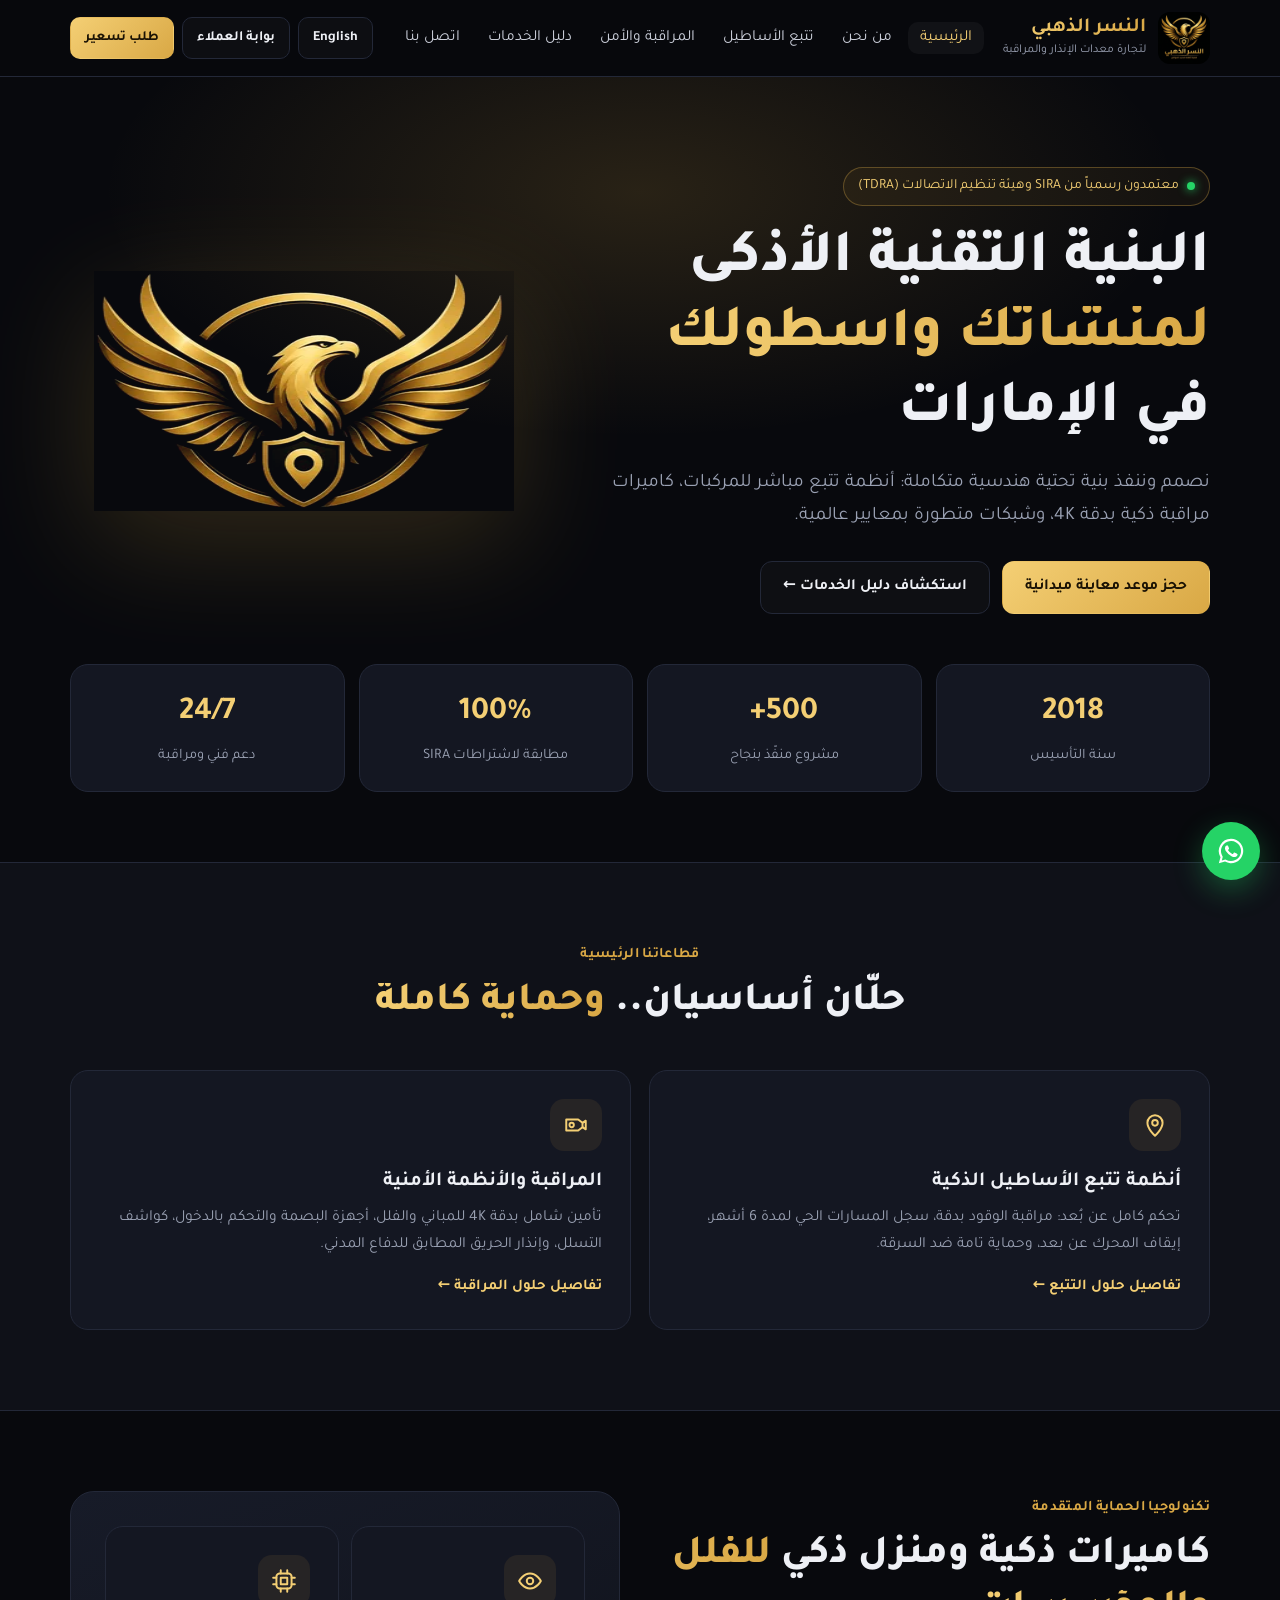
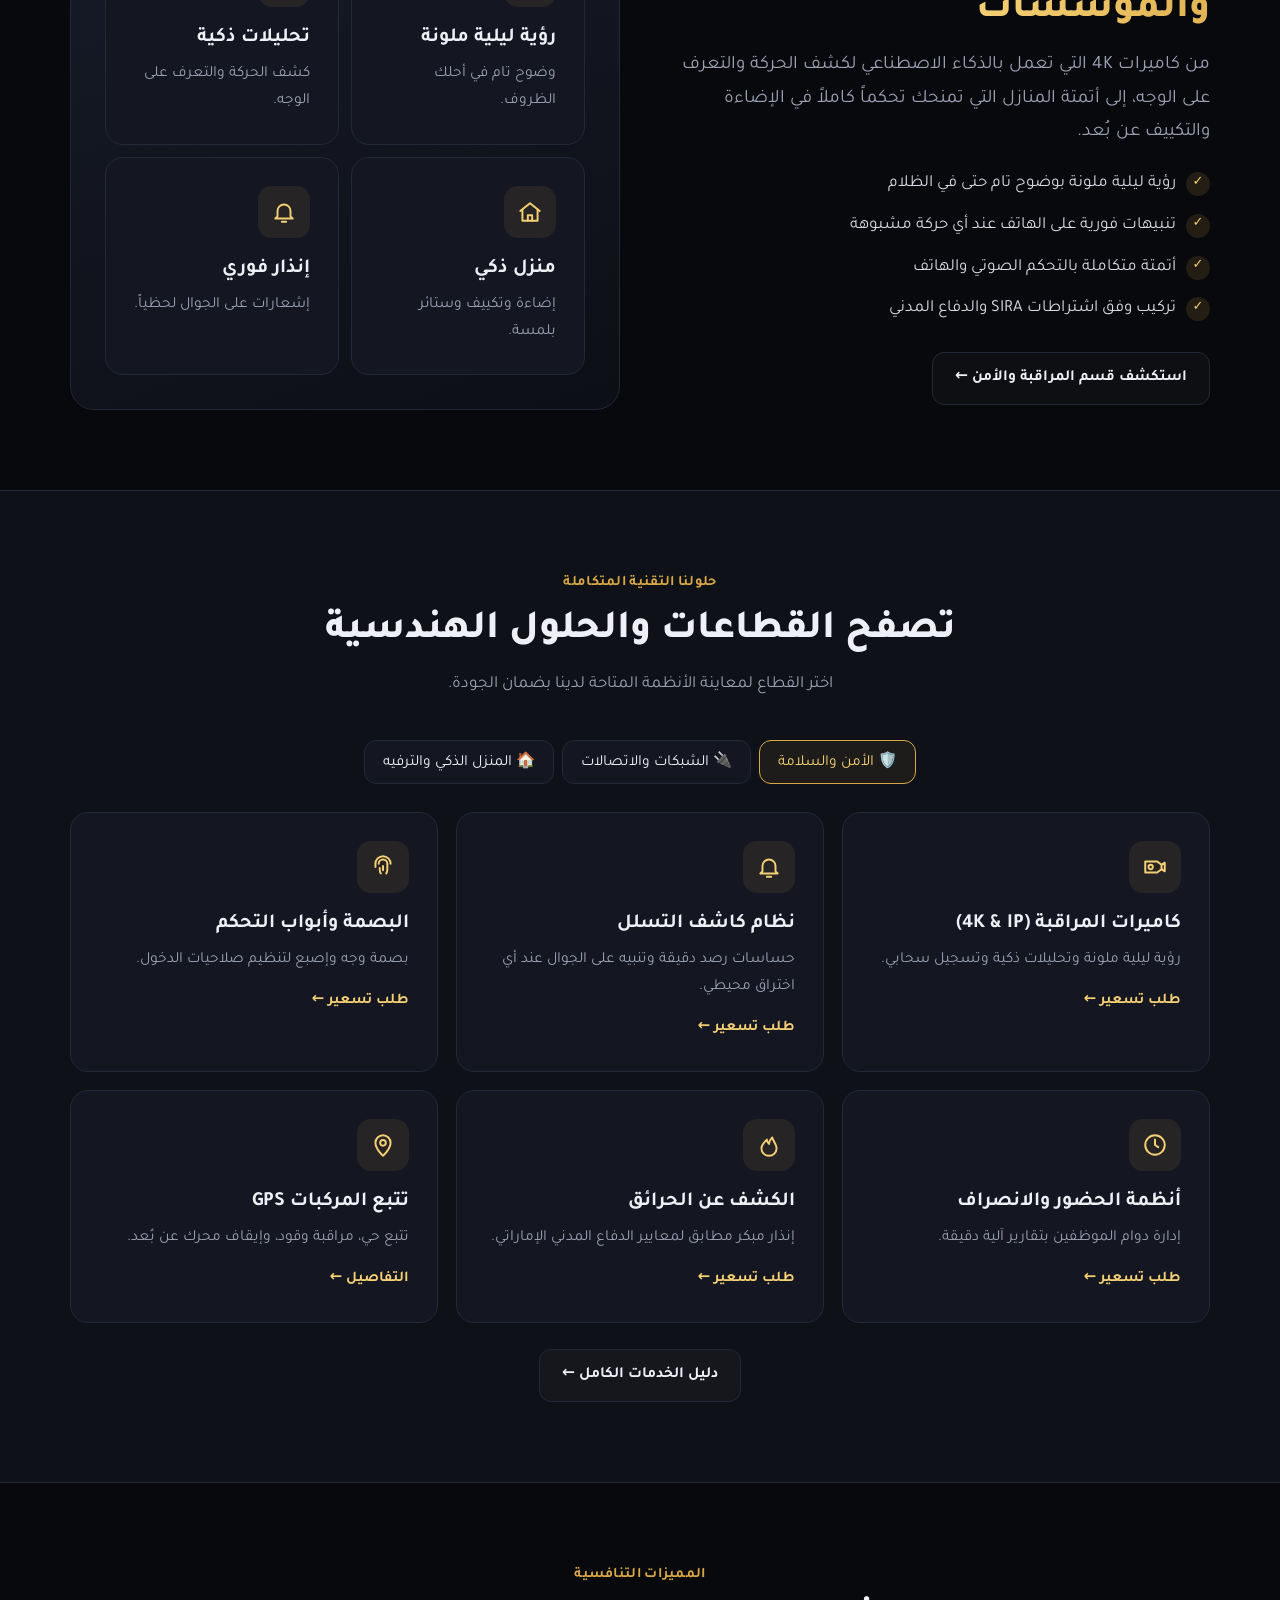
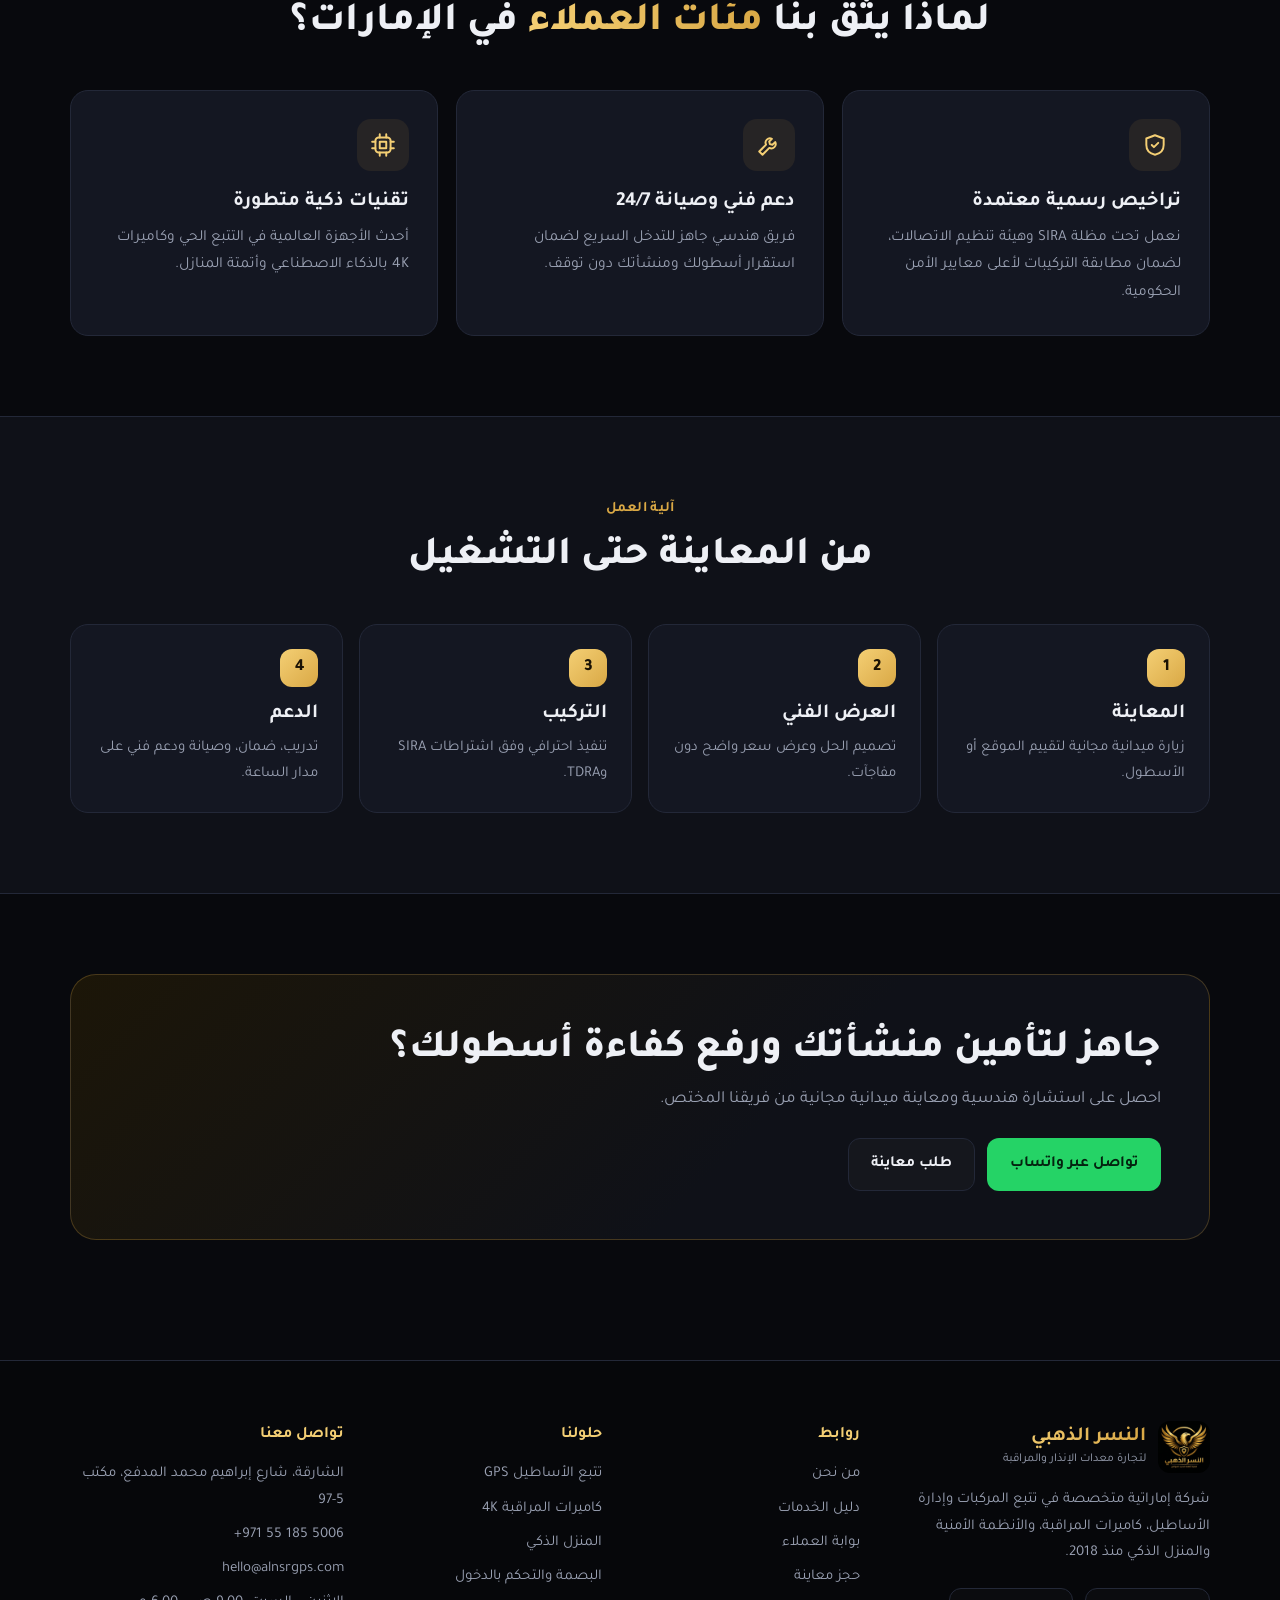
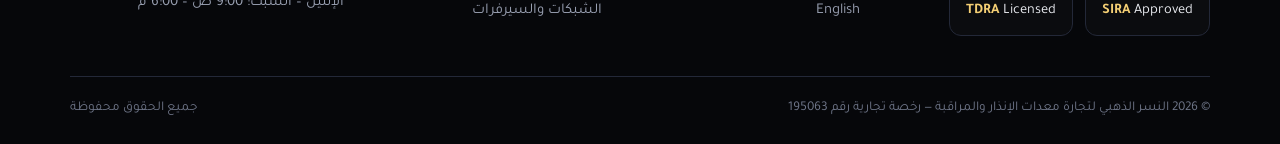
<file: index.html>
<!doctype html>
<html lang="ar" dir="rtl">
<head>
<meta charset="utf-8"><meta name="viewport" content="width=device-width,initial-scale=1">
<title>مجموعة النسر الذهبي | تتبع الأساطيل GPS وكاميرات المراقبة في الإمارات</title>
<meta name="description" content="النسر الذهبي: أنظمة تتبع المركبات وإدارة الأساطيل، كاميرات مراقبة 4K، البصمة والتحكم بالدخول، وإنذار الحريق. معتمدون من SIRA وTDRA في الإمارات.">
<link rel="canonical" href="https://www.alnsrgps.com/">
<link rel="alternate" hreflang="en" href="https://www.alnsrgps.com/en/">
<meta property="og:title" content="مجموعة النسر الذهبي | تتبع الأساطيل GPS وكاميرات المراقبة في الإمارات"><meta property="og:description" content="النسر الذهبي: أنظمة تتبع المركبات وإدارة الأساطيل، كاميرات مراقبة 4K، البصمة والتحكم بالدخول، وإنذار الحريق. معتمدون من SIRA وTDRA في الإمارات.">
<meta property="og:image" content="https://www.alnsrgps.com/images/logo.png"><meta property="og:type" content="website">
<meta name="theme-color" content="#08090d">
<link rel="icon" href="/images/favicon.png">
<link rel="preconnect" href="https://fonts.googleapis.com"><link rel="preconnect" href="https://fonts.gstatic.com" crossorigin>
<link href="https://fonts.googleapis.com/css2?family=Tajawal:wght@400;500;700;800&display=swap" rel="stylesheet">
<link rel="stylesheet" href="/assets/style.css">
<script type="application/ld+json">{"@context":"https://schema.org","@type":"LocalBusiness","name":"النسر الذهبي لتجارة معدات الانذار والمراقبة","alternateName":"Golden Eagle Group","url":"https://www.alnsrgps.com","logo":"https://www.alnsrgps.com/images/logo.png","telephone":"+971551855006","email":"hello@alnsrgps.com","address":{"@type":"PostalAddress","streetAddress":"شارع إبراهيم محمد المدفع، مكتب 5-97","addressLocality":"الشارقة","addressCountry":"AE"},"openingHours":"Mo-Sa 09:00-18:00","foundingDate":"2018"}</script>
</head>
<body>
<header class="top"><div class="wrap nav">
  <a class="brand" href="/"><img src="/images/logo.webp" alt="شعار النسر الذهبي" width="52" height="52"><span><b class="gold">النسر الذهبي</b><small>لتجارة معدات الإنذار والمراقبة</small></span></a>
  <ul class="menu"><li><a href="/" class="on">الرئيسية</a></li><li><a href="/about" class="">من نحن</a></li><li><a href="/gps-tracking" class="">تتبع الأساطيل</a></li><li><a href="/cctv-security" class="">المراقبة والأمن</a></li><li><a href="/services" class="">دليل الخدمات</a></li><li><a href="/contact" class="">اتصل بنا</a></li></ul>
  <div class="actions">
    <a class="btn btn-line btn-sm hide-m" href="/en/">English</a>
    <a class="btn btn-line btn-sm hide-m" href="https://portal.alnsrgps.com/client/login">بوابة العملاء</a>
    <a class="btn btn-gold btn-sm" href="/contact">طلب تسعير</a>
    <button class="burger" aria-label="القائمة">☰</button>
  </div>
</div></header>
<main>
<section class="hero"><div class="wrap">
 <div class="grid">
  <div>
   <span class="pill"><i></i> معتمدون رسمياً من SIRA وهيئة تنظيم الاتصالات (TDRA)</span>
   <h1>البنية التقنية الأذكى<br><span class="gold">لمنشأتك وأسطولك</span> في الإمارات</h1>
   <p class="lead">نصمم وننفذ بنية تحتية هندسية متكاملة: أنظمة تتبع مباشر للمركبات، كاميرات مراقبة ذكية بدقة 4K، وشبكات متطورة بمعايير عالمية.</p>
   <div class="cta"><a class="btn btn-gold" href="/contact">حجز موعد معاينة ميدانية</a><a class="btn btn-line" href="/services">استكشاف دليل الخدمات ←</a></div>
  </div>
  <div class="hero-art"><img src="/images/emblem.webp" alt="النسر الذهبي" width="335" height="240"></div>
 </div>
 <div class="stats">
  <div class="stat reveal"><b>2018</b><span>سنة التأسيس</span></div>
  <div class="stat reveal"><b>+500</b><span>مشروع منفّذ بنجاح</span></div>
  <div class="stat reveal"><b>100%</b><span>مطابقة لاشتراطات SIRA</span></div>
  <div class="stat reveal"><b>24/7</b><span>دعم فني ومراقبة</span></div>
 </div>
</div></section>

<section class="alt"><div class="wrap">
 <div class="head c"><span class="kicker">قطاعاتنا الرئيسية</span><h2>حلّان أساسيان.. <span class="gold">وحماية كاملة</span></h2></div>
 <div class="cards two">
  <div class="card reveal"><div class="ic"><svg viewBox="0 0 24 24" fill="none" stroke="currentColor" stroke-width="1.8" stroke-linecap="round" stroke-linejoin="round"><path d="M12 22s7-6.2 7-12a7 7 0 1 0-14 0c0 5.8 7 12 7 12z"/><circle cx="12" cy="10" r="2.6"/></svg></div><h3>أنظمة تتبع الأساطيل الذكية</h3><p>تحكم كامل عن بُعد: مراقبة الوقود بدقة، سجل المسارات الحي لمدة 6 أشهر، إيقاف المحرك عن بعد، وحماية تامة ضد السرقة.</p><a class="more" href="/gps-tracking">تفاصيل حلول التتبع ←</a></div>
  <div class="card reveal"><div class="ic"><svg viewBox="0 0 24 24" fill="none" stroke="currentColor" stroke-width="1.8" stroke-linecap="round" stroke-linejoin="round"><path d="M3 7h11l4 3v4l-4 3H3z"/><path d="M18 10l3-2v8l-3-2"/><circle cx="8" cy="12" r="2"/></svg></div><h3>المراقبة والأنظمة الأمنية</h3><p>تأمين شامل بدقة 4K للمباني والفلل، أجهزة البصمة والتحكم بالدخول، كواشف التسلل، وإنذار الحريق المطابق للدفاع المدني.</p><a class="more" href="/cctv-security">تفاصيل حلول المراقبة ←</a></div>
 </div>
</div></section>

<section><div class="wrap feature">
 <div class="reveal">
  <span class="kicker">تكنولوجيا الحماية المتقدمة</span>
  <h2>كاميرات ذكية ومنزل ذكي <span class="gold">للفلل والمؤسسات</span></h2>
  <p class="lead" style="margin-top:12px">من كاميرات 4K التي تعمل بالذكاء الاصطناعي لكشف الحركة والتعرف على الوجه، إلى أتمتة المنازل التي تمنحك تحكماً كاملاً في الإضاءة والتكييف عن بُعد.</p>
  <ul class="checks"><li>رؤية ليلية ملونة بوضوح تام حتى في الظلام</li><li>تنبيهات فورية على الهاتف عند أي حركة مشبوهة</li><li>أتمتة متكاملة بالتحكم الصوتي والهاتف</li><li>تركيب وفق اشتراطات SIRA والدفاع المدني</li></ul>
  <div class="cta"><a class="btn btn-line" href="/cctv-security">استكشف قسم المراقبة والأمن ←</a></div>
 </div>
 <div class="panel reveal"><div class="cards two" style="gap:12px">
  <div class="card reveal"><div class="ic"><svg viewBox="0 0 24 24" fill="none" stroke="currentColor" stroke-width="1.8" stroke-linecap="round" stroke-linejoin="round"><path d="M2 12s3.6-7 10-7 10 7 10 7-3.6 7-10 7S2 12 2 12z"/><circle cx="12" cy="12" r="3"/></svg></div><h3>رؤية ليلية ملونة</h3><p>وضوح تام في أحلك الظروف.</p></div>
  <div class="card reveal"><div class="ic"><svg viewBox="0 0 24 24" fill="none" stroke="currentColor" stroke-width="1.8" stroke-linecap="round" stroke-linejoin="round"><rect x="5" y="5" width="14" height="14" rx="3"/><path d="M9 9h6v6H9zM9 2v3M15 2v3M9 19v3M15 19v3M2 9h3M2 15h3M19 9h3M19 15h3"/></svg></div><h3>تحليلات ذكية</h3><p>كشف الحركة والتعرف على الوجه.</p></div>
  <div class="card reveal"><div class="ic"><svg viewBox="0 0 24 24" fill="none" stroke="currentColor" stroke-width="1.8" stroke-linecap="round" stroke-linejoin="round"><path d="M3 11l9-7 9 7"/><path d="M5 10v10h14V10"/><path d="M10 20v-5h4v5"/></svg></div><h3>منزل ذكي</h3><p>إضاءة وتكييف وستائر بلمسة.</p></div>
  <div class="card reveal"><div class="ic"><svg viewBox="0 0 24 24" fill="none" stroke="currentColor" stroke-width="1.8" stroke-linecap="round" stroke-linejoin="round"><path d="M6 16V11a6 6 0 0 1 12 0v5l2 2H4z"/><path d="M10 21h4"/></svg></div><h3>إنذار فوري</h3><p>إشعارات على الجوال لحظياً.</p></div>
 </div></div>
</div></section>

<section class="alt"><div class="wrap">
 <div class="head c"><span class="kicker">حلولنا التقنية المتكاملة</span><h2>تصفح القطاعات والحلول الهندسية</h2><p>اختر القطاع لمعاينة الأنظمة المتاحة لدينا بضمان الجودة.</p></div>
 <div class="tabs"><button class="tab on" data-p="t1">🛡️ الأمن والسلامة</button><button class="tab" data-p="t2">🔌 الشبكات والاتصالات</button><button class="tab" data-p="t3">🏠 المنزل الذكي والترفيه</button></div>
 <div class="pane cards on" id="t1">
  <div class="card reveal"><div class="ic"><svg viewBox="0 0 24 24" fill="none" stroke="currentColor" stroke-width="1.8" stroke-linecap="round" stroke-linejoin="round"><path d="M3 7h11l4 3v4l-4 3H3z"/><path d="M18 10l3-2v8l-3-2"/><circle cx="8" cy="12" r="2"/></svg></div><h3>كاميرات المراقبة (4K & IP)</h3><p>رؤية ليلية ملونة وتحليلات ذكية وتسجيل سحابي.</p><a class="more" href="/contact">طلب تسعير ←</a></div>
  <div class="card reveal"><div class="ic"><svg viewBox="0 0 24 24" fill="none" stroke="currentColor" stroke-width="1.8" stroke-linecap="round" stroke-linejoin="round"><path d="M6 16V11a6 6 0 0 1 12 0v5l2 2H4z"/><path d="M10 21h4"/></svg></div><h3>نظام كاشف التسلل</h3><p>حساسات رصد دقيقة وتنبيه على الجوال عند أي اختراق محيطي.</p><a class="more" href="/contact">طلب تسعير ←</a></div>
  <div class="card reveal"><div class="ic"><svg viewBox="0 0 24 24" fill="none" stroke="currentColor" stroke-width="1.8" stroke-linecap="round" stroke-linejoin="round"><path d="M12 11v4M8 9a4 4 0 0 1 8 0v5a8 8 0 0 1-1 4M5 12V9a7 7 0 0 1 14 0M9 13v2a6 6 0 0 0 1 3"/></svg></div><h3>البصمة وأبواب التحكم</h3><p>بصمة وجه وإصبع لتنظيم صلاحيات الدخول.</p><a class="more" href="/contact">طلب تسعير ←</a></div>
  <div class="card reveal"><div class="ic"><svg viewBox="0 0 24 24" fill="none" stroke="currentColor" stroke-width="1.8" stroke-linecap="round" stroke-linejoin="round"><circle cx="12" cy="12" r="9"/><path d="M12 7v5l3 2"/></svg></div><h3>أنظمة الحضور والانصراف</h3><p>إدارة دوام الموظفين بتقارير آلية دقيقة.</p><a class="more" href="/contact">طلب تسعير ←</a></div>
  <div class="card reveal"><div class="ic"><svg viewBox="0 0 24 24" fill="none" stroke="currentColor" stroke-width="1.8" stroke-linecap="round" stroke-linejoin="round"><path d="M12 22a7 7 0 0 0 7-7c0-4-3-6-4-10-2 2-3 4-3 6-1-1-2-2-2-4-2 2-5 5-5 8a7 7 0 0 0 7 7z"/></svg></div><h3>الكشف عن الحرائق</h3><p>إنذار مبكر مطابق لمعايير الدفاع المدني الإماراتي.</p><a class="more" href="/contact">طلب تسعير ←</a></div>
  <div class="card reveal"><div class="ic"><svg viewBox="0 0 24 24" fill="none" stroke="currentColor" stroke-width="1.8" stroke-linecap="round" stroke-linejoin="round"><path d="M12 22s7-6.2 7-12a7 7 0 1 0-14 0c0 5.8 7 12 7 12z"/><circle cx="12" cy="10" r="2.6"/></svg></div><h3>تتبع المركبات GPS</h3><p>تتبع حي، مراقبة وقود، وإيقاف محرك عن بُعد.</p><a class="more" href="/gps-tracking">التفاصيل ←</a></div>
 </div>
 <div class="pane cards" id="t2">
  <div class="card reveal"><div class="ic"><svg viewBox="0 0 24 24" fill="none" stroke="currentColor" stroke-width="1.8" stroke-linecap="round" stroke-linejoin="round"><rect x="3" y="3" width="18" height="6" rx="1.5"/><rect x="3" y="15" width="18" height="6" rx="1.5"/><path d="M7 6h.01M7 18h.01M12 9v6"/></svg></div><h3>غرف السيرفرات</h3><p>تصميم وتجهيز غرف الخوادم وتنظيم الكوابل باحترافية.</p></div>
  <div class="card reveal"><div class="ic"><svg viewBox="0 0 24 24" fill="none" stroke="currentColor" stroke-width="1.8" stroke-linecap="round" stroke-linejoin="round"><rect x="3" y="3" width="18" height="6" rx="1.5"/><rect x="3" y="15" width="18" height="6" rx="1.5"/><path d="M7 6h.01M7 18h.01M12 9v6"/></svg></div><h3>شبكات الفايبر والإنترنت</h3><p>تمديد شبكات الألياف وتغطية Wi-Fi شاملة للمنشآت.</p></div>
  <div class="card reveal"><div class="ic"><svg viewBox="0 0 24 24" fill="none" stroke="currentColor" stroke-width="1.8" stroke-linecap="round" stroke-linejoin="round"><path d="M22 16.9v3a2 2 0 0 1-2.2 2 19.8 19.8 0 0 1-8.6-3.1 19.5 19.5 0 0 1-6-6A19.8 19.8 0 0 1 2.1 4.2 2 2 0 0 1 4.1 2h3a2 2 0 0 1 2 1.7c.1 1 .4 1.9.7 2.8a2 2 0 0 1-.5 2.1L8 9.9a16 16 0 0 0 6 6l1.3-1.3a2 2 0 0 1 2.1-.4c.9.3 1.8.6 2.8.7a2 2 0 0 1 1.7 2z"/></svg></div><h3>السنترال والاتصالات</h3><p>أنظمة سنترال IP وربط الفروع والمكاتب.</p></div>
 </div>
 <div class="pane cards" id="t3">
  <div class="card reveal"><div class="ic"><svg viewBox="0 0 24 24" fill="none" stroke="currentColor" stroke-width="1.8" stroke-linecap="round" stroke-linejoin="round"><path d="M3 11l9-7 9 7"/><path d="M5 10v10h14V10"/><path d="M10 20v-5h4v5"/></svg></div><h3>أتمتة المنازل</h3><p>تحكم بالإضاءة والتكييف والستائر بالصوت والهاتف.</p></div>
  <div class="card reveal"><div class="ic"><svg viewBox="0 0 24 24" fill="none" stroke="currentColor" stroke-width="1.8" stroke-linecap="round" stroke-linejoin="round"><rect x="3" y="5" width="18" height="12" rx="2"/><path d="M8 21h8M12 17v4"/></svg></div><h3>أنظمة الصوت والصورة</h3><p>تجهيز قاعات العرض والمسارح المنزلية.</p></div>
  <div class="card reveal"><div class="ic"><svg viewBox="0 0 24 24" fill="none" stroke="currentColor" stroke-width="1.8" stroke-linecap="round" stroke-linejoin="round"><rect x="4" y="10" width="16" height="11" rx="2"/><path d="M8 10V7a4 4 0 0 1 8 0v3"/></svg></div><h3>الأقفال والانتركم الذكي</h3><p>دخول آمن ومراقبة الزوار من أي مكان.</p></div>
 </div>
 <p style="text-align:center;margin-top:26px"><a class="btn btn-line" href="/services">دليل الخدمات الكامل ←</a></p>
</div></section>

<section><div class="wrap">
 <div class="head c"><span class="kicker">المميزات التنافسية</span><h2>لماذا يثق بنا <span class="gold">مئات العملاء</span> في الإمارات؟</h2></div>
 <div class="cards">
  <div class="card reveal"><div class="ic"><svg viewBox="0 0 24 24" fill="none" stroke="currentColor" stroke-width="1.8" stroke-linecap="round" stroke-linejoin="round"><path d="M12 3l8 3v6c0 5-3.5 8-8 9-4.5-1-8-4-8-9V6z"/><path d="M9 12l2 2 4-4"/></svg></div><h3>تراخيص رسمية معتمدة</h3><p>نعمل تحت مظلة SIRA وهيئة تنظيم الاتصالات، لضمان مطابقة التركيبات لأعلى معايير الأمن الحكومية.</p></div>
  <div class="card reveal"><div class="ic"><svg viewBox="0 0 24 24" fill="none" stroke="currentColor" stroke-width="1.8" stroke-linecap="round" stroke-linejoin="round"><path d="M14.7 6.3a4 4 0 0 0-5.4 5.4L3 18l3 3 6.3-6.3a4 4 0 0 0 5.4-5.4l-2.5 2.5-2.4-.6-.6-2.4z"/></svg></div><h3>دعم فني وصيانة 24/7</h3><p>فريق هندسي جاهز للتدخل السريع لضمان استقرار أسطولك ومنشأتك دون توقف.</p></div>
  <div class="card reveal"><div class="ic"><svg viewBox="0 0 24 24" fill="none" stroke="currentColor" stroke-width="1.8" stroke-linecap="round" stroke-linejoin="round"><rect x="5" y="5" width="14" height="14" rx="3"/><path d="M9 9h6v6H9zM9 2v3M15 2v3M9 19v3M15 19v3M2 9h3M2 15h3M19 9h3M19 15h3"/></svg></div><h3>تقنيات ذكية متطورة</h3><p>أحدث الأجهزة العالمية في التتبع الحي وكاميرات 4K بالذكاء الاصطناعي وأتمتة المنازل.</p></div>
 </div>
</div></section>

<section class="alt"><div class="wrap">
 <div class="head c"><span class="kicker">آلية العمل</span><h2>من المعاينة حتى التشغيل</h2></div>
 <div class="steps">
  <div class="step reveal"><h3>المعاينة</h3><p>زيارة ميدانية مجانية لتقييم الموقع أو الأسطول.</p></div>
  <div class="step reveal"><h3>العرض الفني</h3><p>تصميم الحل وعرض سعر واضح دون مفاجآت.</p></div>
  <div class="step reveal"><h3>التركيب</h3><p>تنفيذ احترافي وفق اشتراطات SIRA وTDRA.</p></div>
  <div class="step reveal"><h3>الدعم</h3><p>تدريب، ضمان، وصيانة ودعم فني على مدار الساعة.</p></div>
 </div>
</div></section>
<section><div class="wrap"><div class="band reveal"><div><h2>جاهز لتأمين منشأتك ورفع كفاءة أسطولك؟</h2><p>احصل على استشارة هندسية ومعاينة ميدانية مجانية من فريقنا المختص.</p></div>
<div class="cta" style="margin:0"><a class="btn btn-wa" href="https://wa.me/971551855006" target="_blank" rel="noopener">تواصل عبر واتساب</a><a class="btn btn-line" href="/contact">طلب معاينة</a></div></div></div></section>
</main>
<footer><div class="wrap">
  <div class="fgrid">
    <div><a class="brand" href="/"><img src="/images/logo.webp" alt="" width="52" height="52"><span><b class="gold">النسر الذهبي</b><small>لتجارة معدات الإنذار والمراقبة</small></span></a>
      <p style="margin-top:14px">شركة إماراتية متخصصة في تتبع المركبات وإدارة الأساطيل، كاميرات المراقبة، والأنظمة الأمنية والمنزل الذكي منذ 2018.</p>
      <div class="badges"><span class="badge"><b>SIRA</b> Approved</span><span class="badge"><b>TDRA</b> Licensed</span></div></div>
    <div><h4>روابط</h4><ul><li><a href="/about">من نحن</a></li><li><a href="/services">دليل الخدمات</a></li><li><a href="https://portal.alnsrgps.com/client/login">بوابة العملاء</a></li><li><a href="/contact">حجز معاينة</a></li><li><a href="/en/">English</a></li></ul></div>
    <div><h4>حلولنا</h4><ul><li><a href="/gps-tracking">تتبع الأساطيل GPS</a></li><li><a href="/cctv-security">كاميرات المراقبة 4K</a></li><li><a href="/services#smart">المنزل الذكي</a></li><li><a href="/services#security">البصمة والتحكم بالدخول</a></li><li><a href="/services#network">الشبكات والسيرفرات</a></li></ul></div>
    <div><h4>تواصل معنا</h4><ul>
      <li>الشارقة، شارع إبراهيم محمد المدفع، مكتب 5-97</li>
      <li><a href="tel:+971551855006" dir="ltr">+971 55 185 5006</a></li>
      <li><a href="mailto:hello@alnsrgps.com">hello@alnsrgps.com</a></li>
      <li>الإثنين – السبت: 9:00 ص – 6:00 م</li></ul></div>
  </div>
  <div class="copy"><span>© 2026 النسر الذهبي لتجارة معدات الإنذار والمراقبة — رخصة تجارية رقم 195063</span><span>جميع الحقوق محفوظة</span></div>
</div></footer>
<a class="fwa" href="https://wa.me/971551855006" target="_blank" rel="noopener" aria-label="واتساب"><svg viewBox="0 0 32 32"><path d="M16 3a13 13 0 0 0-11.2 19.6L3 29l6.6-1.7A13 13 0 1 0 16 3zm0 23.7a10.7 10.7 0 0 1-5.5-1.5l-.4-.2-3.9 1 1-3.8-.2-.4A10.7 10.7 0 1 1 16 26.7zm5.9-8c-.3-.2-1.9-.9-2.2-1s-.5-.2-.7.2-.8 1-1 1.2-.4.2-.7 0a8.8 8.8 0 0 1-4.4-3.8c-.3-.6.3-.5 1-1.7.1-.2 0-.4 0-.6l-1-2.4c-.3-.6-.5-.5-.7-.5h-.6a1.2 1.2 0 0 0-.9.4 3.7 3.7 0 0 0-1.1 2.7 6.5 6.5 0 0 0 1.3 3.4 14.6 14.6 0 0 0 5.6 5c2.1.9 2.9 1 4 .8a3.4 3.4 0 0 0 2.2-1.6 2.8 2.8 0 0 0 .2-1.6c-.1-.2-.3-.3-.6-.4z"/></svg></a>
<script src="/assets/main.js" defer></script>
</body></html>
</file>
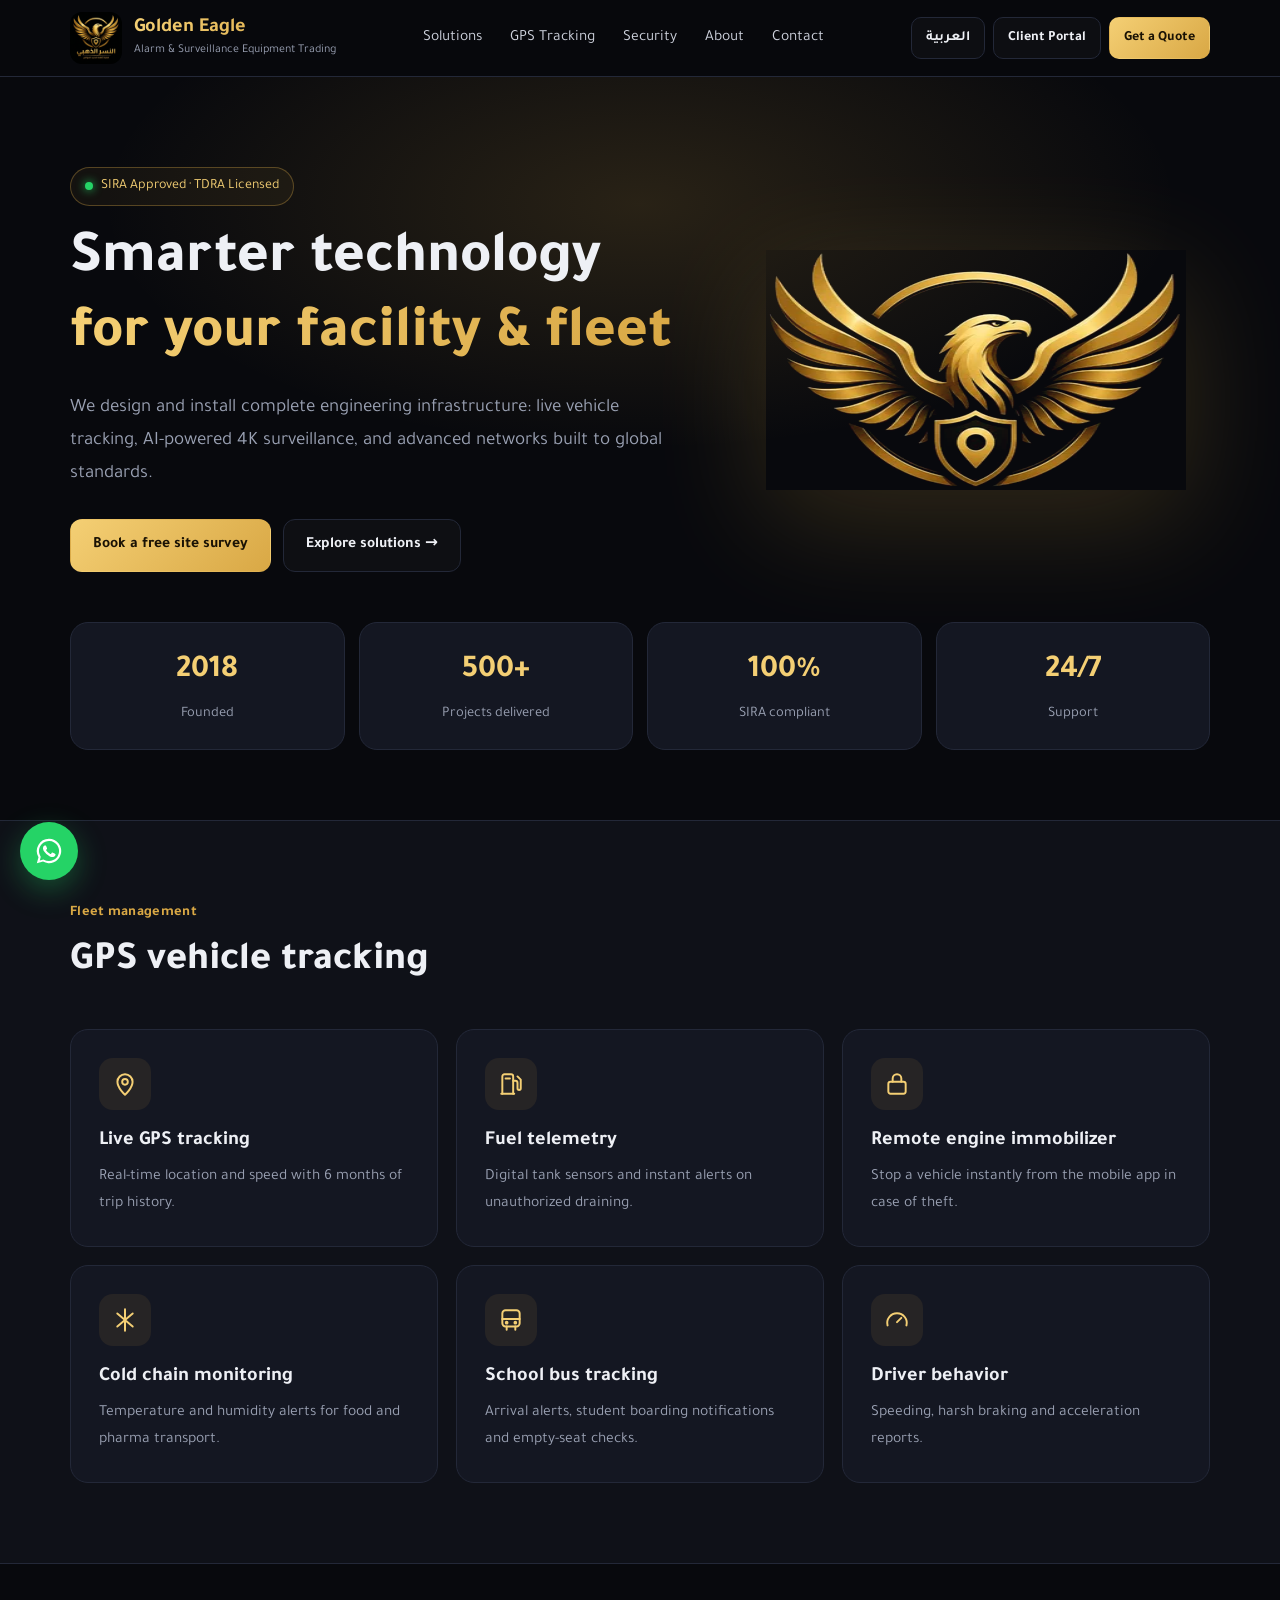
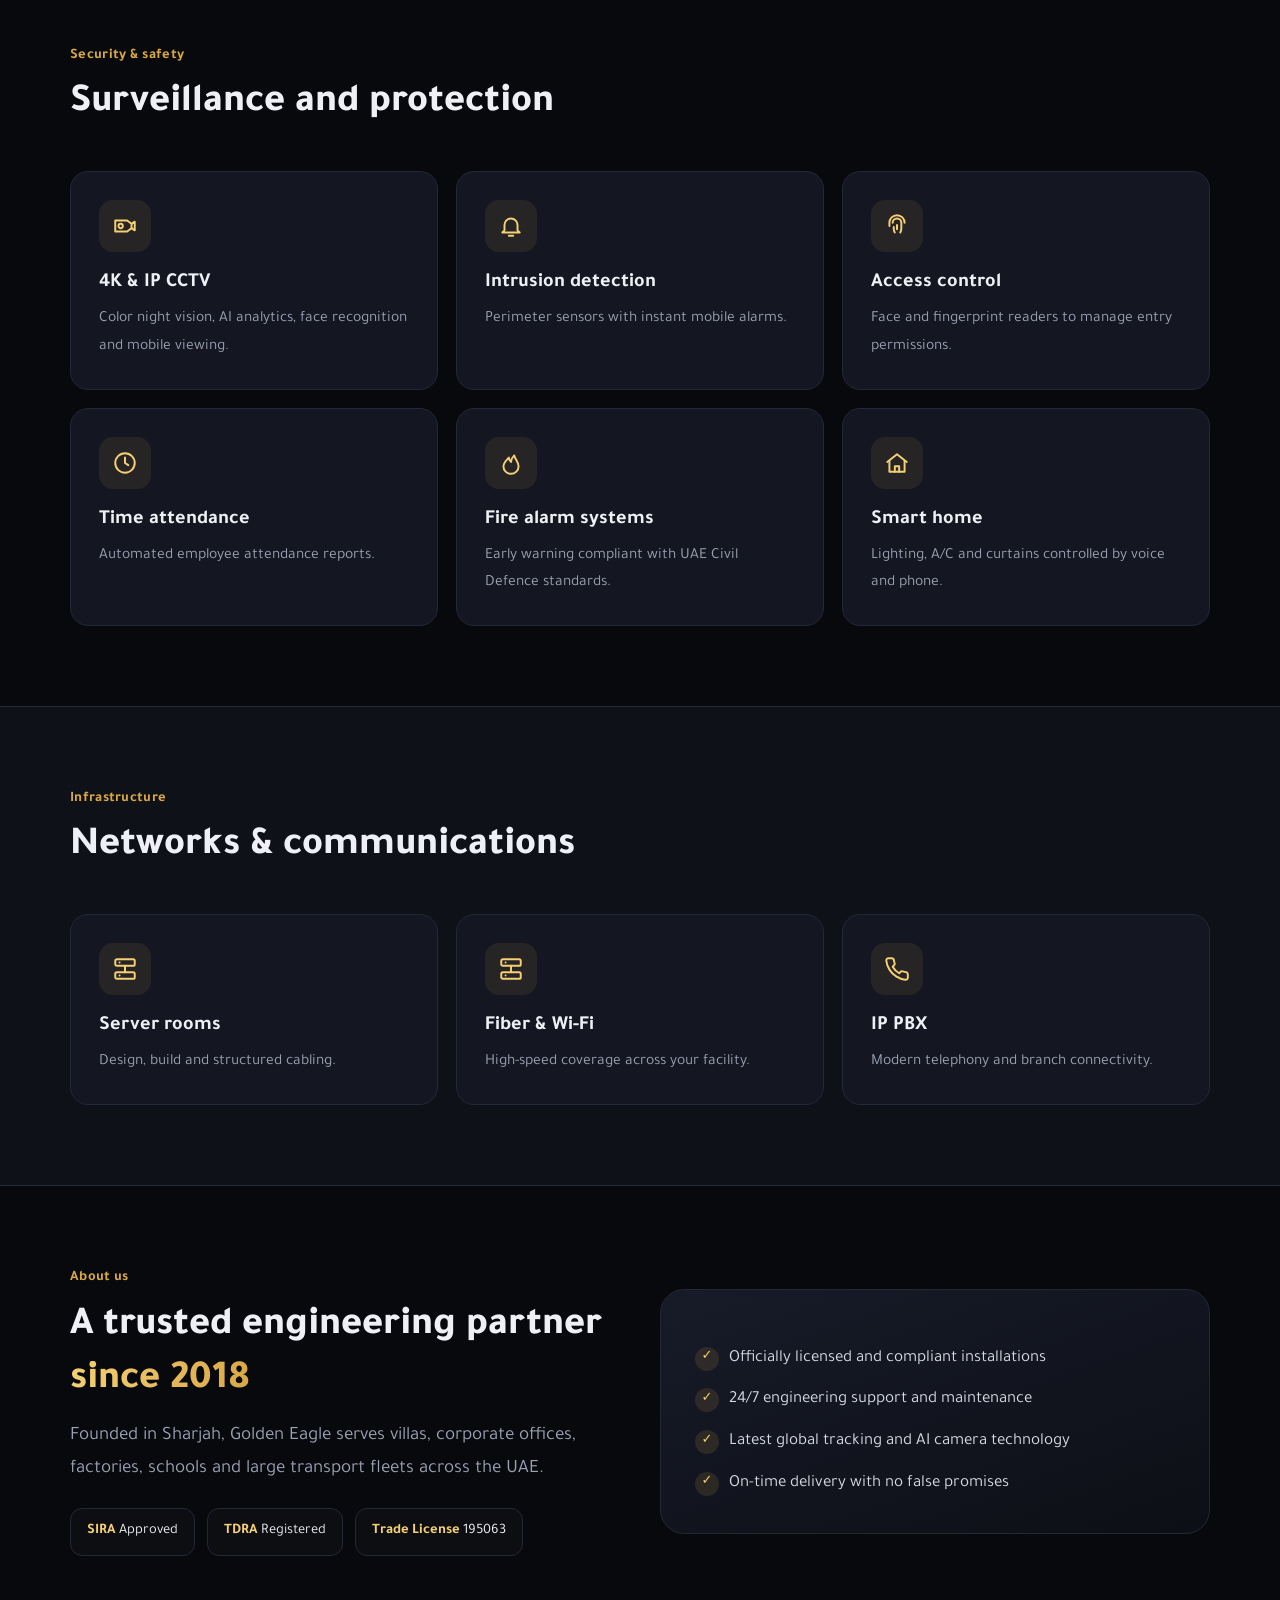
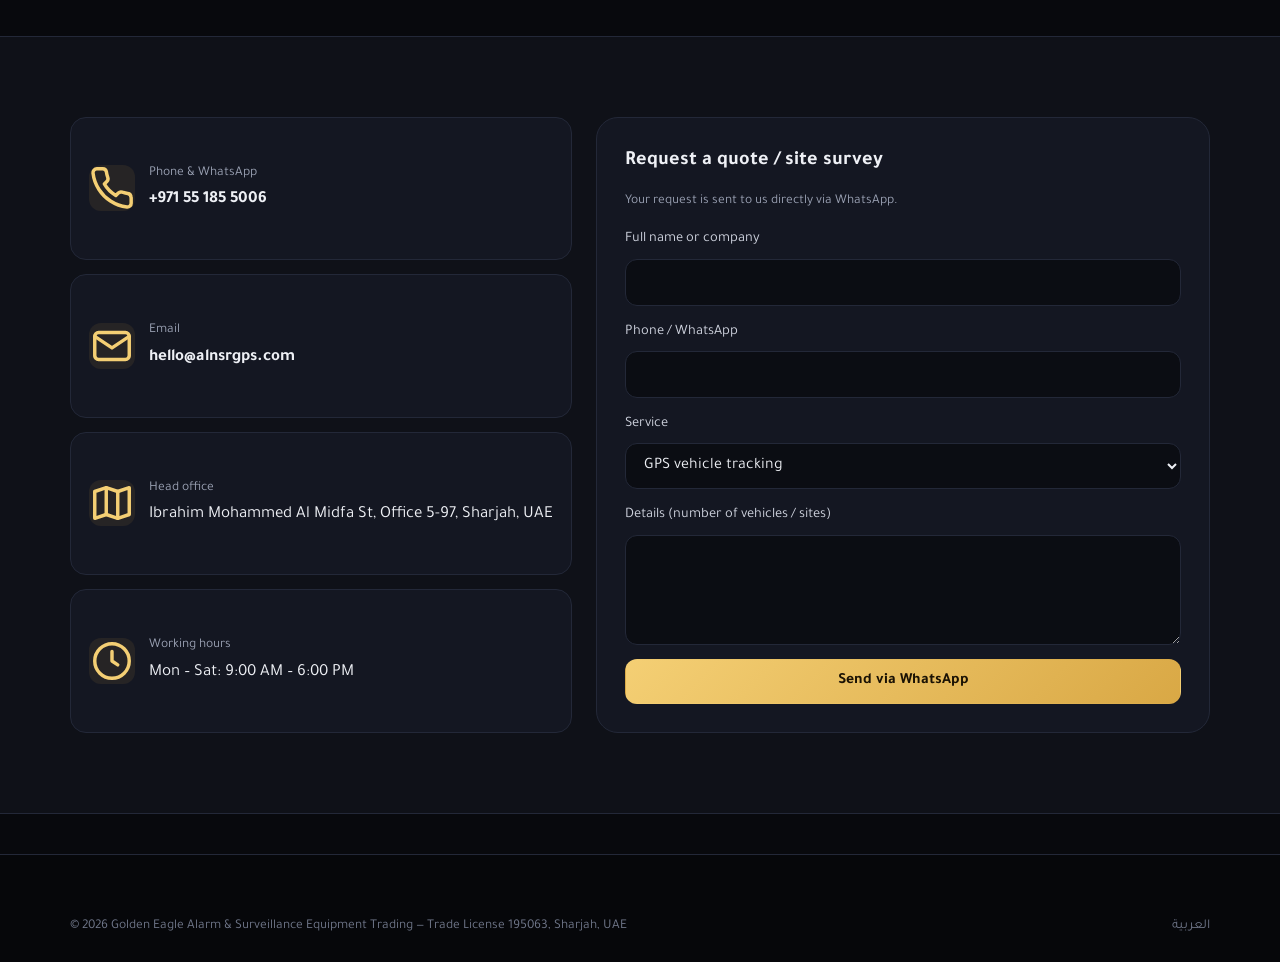
<file: en/index.html>
<!doctype html>
<html lang="en" dir="ltr"><head><meta charset="utf-8"><meta name="viewport" content="width=device-width,initial-scale=1">
<title>Golden Eagle Group | GPS Fleet Tracking & CCTV Security in the UAE</title>
<meta name="description" content="Golden Eagle Group: SIRA-approved, TDRA-licensed provider of GPS fleet tracking, 4K CCTV, access control, fire alarm and smart home systems in the UAE since 2018.">
<link rel="canonical" href="https://www.alnsrgps.com/en/"><link rel="alternate" hreflang="ar" href="https://www.alnsrgps.com/">
<meta property="og:image" content="https://www.alnsrgps.com/images/logo.png"><meta name="theme-color" content="#08090d"><link rel="icon" href="/images/favicon.png">
<link href="https://fonts.googleapis.com/css2?family=Tajawal:wght@400;500;700;800&display=swap" rel="stylesheet">
<link rel="stylesheet" href="/assets/style.css"></head>
<body>
<header class="top"><div class="wrap nav">
 <a class="brand" href="/en/"><img src="/images/logo.webp" alt="Golden Eagle logo" width="52" height="52"><span><b class="gold">Golden Eagle</b><small>Alarm & Surveillance Equipment Trading</small></span></a>
 <ul class="menu"><li><a href="#solutions">Solutions</a></li><li><a href="#gps">GPS Tracking</a></li><li><a href="#security">Security</a></li><li><a href="#about">About</a></li><li><a href="#contact">Contact</a></li></ul>
 <div class="actions"><a class="btn btn-line btn-sm hide-m" href="/">العربية</a><a class="btn btn-line btn-sm hide-m" href="https://portal.alnsrgps.com/client/login">Client Portal</a><a class="btn btn-gold btn-sm" href="#contact">Get a Quote</a><button class="burger" aria-label="Menu">☰</button></div>
</div></header>
<main>
<section class="hero"><div class="wrap"><div class="grid"><div>
 <span class="pill"><i></i> SIRA Approved · TDRA Licensed</span>
 <h1>Smarter technology<br><span class="gold">for your facility & fleet</span></h1>
 <p class="lead">We design and install complete engineering infrastructure: live vehicle tracking, AI-powered 4K surveillance, and advanced networks built to global standards.</p>
 <div class="cta"><a class="btn btn-gold" href="#contact">Book a free site survey</a><a class="btn btn-line" href="#solutions">Explore solutions →</a></div>
</div><div class="hero-art"><img src="/images/emblem.webp" alt="" width="335" height="240"></div></div>
<div class="stats"><div class="stat"><b>2018</b><span>Founded</span></div><div class="stat"><b>500+</b><span>Projects delivered</span></div><div class="stat"><b>100%</b><span>SIRA compliant</span></div><div class="stat"><b>24/7</b><span>Support</span></div></div>
</div></section>
<section class="alt" id="gps"><div class="wrap"><div class="head"><span class="kicker">Fleet management</span><h2>GPS vehicle tracking</h2></div><div class="cards">
 <div class="card reveal"><div class="ic"><svg viewBox="0 0 24 24" fill="none" stroke="currentColor" stroke-width="1.8" stroke-linecap="round" stroke-linejoin="round"><path d="M12 22s7-6.2 7-12a7 7 0 1 0-14 0c0 5.8 7 12 7 12z"/><circle cx="12" cy="10" r="2.6"/></svg></div><h3>Live GPS tracking</h3><p>Real-time location and speed with 6 months of trip history.</p></div>
 <div class="card reveal"><div class="ic"><svg viewBox="0 0 24 24" fill="none" stroke="currentColor" stroke-width="1.8" stroke-linecap="round" stroke-linejoin="round"><path d="M4 21V5a2 2 0 0 1 2-2h6a2 2 0 0 1 2 2v16"/><path d="M3 21h12M14 9h2a2 2 0 0 1 2 2v5a1.5 1.5 0 0 0 3 0V8l-3-3"/><path d="M7 7h4"/></svg></div><h3>Fuel telemetry</h3><p>Digital tank sensors and instant alerts on unauthorized draining.</p></div>
 <div class="card reveal"><div class="ic"><svg viewBox="0 0 24 24" fill="none" stroke="currentColor" stroke-width="1.8" stroke-linecap="round" stroke-linejoin="round"><rect x="4" y="10" width="16" height="11" rx="2"/><path d="M8 10V7a4 4 0 0 1 8 0v3"/></svg></div><h3>Remote engine immobilizer</h3><p>Stop a vehicle instantly from the mobile app in case of theft.</p></div>
 <div class="card reveal"><div class="ic"><svg viewBox="0 0 24 24" fill="none" stroke="currentColor" stroke-width="1.8" stroke-linecap="round" stroke-linejoin="round"><path d="M12 2v20M4.9 6l14.2 12M19.1 6 4.9 18"/></svg></div><h3>Cold chain monitoring</h3><p>Temperature and humidity alerts for food and pharma transport.</p></div>
 <div class="card reveal"><div class="ic"><svg viewBox="0 0 24 24" fill="none" stroke="currentColor" stroke-width="1.8" stroke-linecap="round" stroke-linejoin="round"><rect x="4" y="3" width="16" height="15" rx="3"/><path d="M4 11h16M8 21v-3M16 21v-3"/><circle cx="8" cy="14.5" r=".8"/><circle cx="16" cy="14.5" r=".8"/></svg></div><h3>School bus tracking</h3><p>Arrival alerts, student boarding notifications and empty-seat checks.</p></div>
 <div class="card reveal"><div class="ic"><svg viewBox="0 0 24 24" fill="none" stroke="currentColor" stroke-width="1.8" stroke-linecap="round" stroke-linejoin="round"><path d="M12 14l4-4"/><path d="M3.3 17a9 9 0 1 1 17.4 0"/></svg></div><h3>Driver behavior</h3><p>Speeding, harsh braking and acceleration reports.</p></div>
</div></div></section>
<section id="security"><div class="wrap"><div class="head"><span class="kicker">Security & safety</span><h2>Surveillance and protection</h2></div><div class="cards">
 <div class="card reveal"><div class="ic"><svg viewBox="0 0 24 24" fill="none" stroke="currentColor" stroke-width="1.8" stroke-linecap="round" stroke-linejoin="round"><path d="M3 7h11l4 3v4l-4 3H3z"/><path d="M18 10l3-2v8l-3-2"/><circle cx="8" cy="12" r="2"/></svg></div><h3>4K & IP CCTV</h3><p>Color night vision, AI analytics, face recognition and mobile viewing.</p></div>
 <div class="card reveal"><div class="ic"><svg viewBox="0 0 24 24" fill="none" stroke="currentColor" stroke-width="1.8" stroke-linecap="round" stroke-linejoin="round"><path d="M6 16V11a6 6 0 0 1 12 0v5l2 2H4z"/><path d="M10 21h4"/></svg></div><h3>Intrusion detection</h3><p>Perimeter sensors with instant mobile alarms.</p></div>
 <div class="card reveal"><div class="ic"><svg viewBox="0 0 24 24" fill="none" stroke="currentColor" stroke-width="1.8" stroke-linecap="round" stroke-linejoin="round"><path d="M12 11v4M8 9a4 4 0 0 1 8 0v5a8 8 0 0 1-1 4M5 12V9a7 7 0 0 1 14 0M9 13v2a6 6 0 0 0 1 3"/></svg></div><h3>Access control</h3><p>Face and fingerprint readers to manage entry permissions.</p></div>
 <div class="card reveal"><div class="ic"><svg viewBox="0 0 24 24" fill="none" stroke="currentColor" stroke-width="1.8" stroke-linecap="round" stroke-linejoin="round"><circle cx="12" cy="12" r="9"/><path d="M12 7v5l3 2"/></svg></div><h3>Time attendance</h3><p>Automated employee attendance reports.</p></div>
 <div class="card reveal"><div class="ic"><svg viewBox="0 0 24 24" fill="none" stroke="currentColor" stroke-width="1.8" stroke-linecap="round" stroke-linejoin="round"><path d="M12 22a7 7 0 0 0 7-7c0-4-3-6-4-10-2 2-3 4-3 6-1-1-2-2-2-4-2 2-5 5-5 8a7 7 0 0 0 7 7z"/></svg></div><h3>Fire alarm systems</h3><p>Early warning compliant with UAE Civil Defence standards.</p></div>
 <div class="card reveal"><div class="ic"><svg viewBox="0 0 24 24" fill="none" stroke="currentColor" stroke-width="1.8" stroke-linecap="round" stroke-linejoin="round"><path d="M3 11l9-7 9 7"/><path d="M5 10v10h14V10"/><path d="M10 20v-5h4v5"/></svg></div><h3>Smart home</h3><p>Lighting, A/C and curtains controlled by voice and phone.</p></div>
</div></div></section>
<section class="alt" id="solutions"><div class="wrap"><div class="head"><span class="kicker">Infrastructure</span><h2>Networks & communications</h2></div><div class="cards">
 <div class="card reveal"><div class="ic"><svg viewBox="0 0 24 24" fill="none" stroke="currentColor" stroke-width="1.8" stroke-linecap="round" stroke-linejoin="round"><rect x="3" y="3" width="18" height="6" rx="1.5"/><rect x="3" y="15" width="18" height="6" rx="1.5"/><path d="M7 6h.01M7 18h.01M12 9v6"/></svg></div><h3>Server rooms</h3><p>Design, build and structured cabling.</p></div>
 <div class="card reveal"><div class="ic"><svg viewBox="0 0 24 24" fill="none" stroke="currentColor" stroke-width="1.8" stroke-linecap="round" stroke-linejoin="round"><rect x="3" y="3" width="18" height="6" rx="1.5"/><rect x="3" y="15" width="18" height="6" rx="1.5"/><path d="M7 6h.01M7 18h.01M12 9v6"/></svg></div><h3>Fiber & Wi-Fi</h3><p>High-speed coverage across your facility.</p></div>
 <div class="card reveal"><div class="ic"><svg viewBox="0 0 24 24" fill="none" stroke="currentColor" stroke-width="1.8" stroke-linecap="round" stroke-linejoin="round"><path d="M22 16.9v3a2 2 0 0 1-2.2 2 19.8 19.8 0 0 1-8.6-3.1 19.5 19.5 0 0 1-6-6A19.8 19.8 0 0 1 2.1 4.2 2 2 0 0 1 4.1 2h3a2 2 0 0 1 2 1.7c.1 1 .4 1.9.7 2.8a2 2 0 0 1-.5 2.1L8 9.9a16 16 0 0 0 6 6l1.3-1.3a2 2 0 0 1 2.1-.4c.9.3 1.8.6 2.8.7a2 2 0 0 1 1.7 2z"/></svg></div><h3>IP PBX</h3><p>Modern telephony and branch connectivity.</p></div>
</div></div></section>
<section id="about"><div class="wrap feature"><div><span class="kicker">About us</span><h2>A trusted engineering partner <span class="gold">since 2018</span></h2>
 <p class="lead" style="margin-top:12px">Founded in Sharjah, Golden Eagle serves villas, corporate offices, factories, schools and large transport fleets across the UAE.</p>
 <div class="badges"><span class="badge"><b>SIRA</b> Approved</span><span class="badge"><b>TDRA</b> Registered</span><span class="badge"><b>Trade License</b> 195063</span></div></div>
 <div class="panel"><ul class="checks"><li>Officially licensed and compliant installations</li><li>24/7 engineering support and maintenance</li><li>Latest global tracking and AI camera technology</li><li>On-time delivery with no false promises</li></ul></div></div></section>
<section class="alt" id="contact"><div class="wrap contact">
 <div class="info">
  <a class="row" href="tel:+971551855006"><span class="ic"><svg viewBox="0 0 24 24" fill="none" stroke="currentColor" stroke-width="1.8" stroke-linecap="round" stroke-linejoin="round"><path d="M22 16.9v3a2 2 0 0 1-2.2 2 19.8 19.8 0 0 1-8.6-3.1 19.5 19.5 0 0 1-6-6A19.8 19.8 0 0 1 2.1 4.2 2 2 0 0 1 4.1 2h3a2 2 0 0 1 2 1.7c.1 1 .4 1.9.7 2.8a2 2 0 0 1-.5 2.1L8 9.9a16 16 0 0 0 6 6l1.3-1.3a2 2 0 0 1 2.1-.4c.9.3 1.8.6 2.8.7a2 2 0 0 1 1.7 2z"/></svg></span><span><small>Phone & WhatsApp</small><b>+971 55 185 5006</b></span></a>
  <a class="row" href="mailto:hello@alnsrgps.com"><span class="ic"><svg viewBox="0 0 24 24" fill="none" stroke="currentColor" stroke-width="1.8" stroke-linecap="round" stroke-linejoin="round"><rect x="3" y="5" width="18" height="14" rx="2"/><path d="M3 7l9 6 9-6"/></svg></span><span><small>Email</small><b>hello@alnsrgps.com</b></span></a>
  <div class="row"><span class="ic"><svg viewBox="0 0 24 24" fill="none" stroke="currentColor" stroke-width="1.8" stroke-linecap="round" stroke-linejoin="round"><path d="M9 4 3 6v14l6-2 6 2 6-2V4l-6 2z"/><path d="M9 4v14M15 6v14"/></svg></span><span><small>Head office</small>Ibrahim Mohammed Al Midfa St, Office 5-97, Sharjah, UAE</span></div>
  <div class="row"><span class="ic"><svg viewBox="0 0 24 24" fill="none" stroke="currentColor" stroke-width="1.8" stroke-linecap="round" stroke-linejoin="round"><circle cx="12" cy="12" r="9"/><path d="M12 7v5l3 2"/></svg></span><span><small>Working hours</small>Mon – Sat: 9:00 AM – 6:00 PM</span></div>
 </div>
 <form id="quote"><h3>Request a quote / site survey</h3><p class="note">Your request is sent to us directly via WhatsApp.</p>
  <label>Full name or company<input name="name" required></label>
  <label>Phone / WhatsApp<input name="phone" type="tel" required></label>
  <label>Service<select name="service"><option>GPS vehicle tracking</option><option>CCTV & security systems</option><option>Smart home & automation</option><option>Access control & biometrics</option><option>PBX, networks & server rooms</option></select></label>
  <label>Details (number of vehicles / sites)<textarea name="details"></textarea></label>
  <button class="btn btn-gold" type="submit">Send via WhatsApp</button></form>
</div></section>
</main>
<footer><div class="wrap"><div class="copy" style="border:0;margin:0;padding:0"><span>© 2026 Golden Eagle Alarm & Surveillance Equipment Trading — Trade License 195063, Sharjah, UAE</span><span><a href="/">العربية</a></span></div></div></footer>
<a class="fwa" href="https://wa.me/971551855006" target="_blank" rel="noopener" aria-label="WhatsApp"><svg viewBox="0 0 32 32"><path d="M16 3a13 13 0 0 0-11.2 19.6L3 29l6.6-1.7A13 13 0 1 0 16 3zm0 23.7a10.7 10.7 0 0 1-5.5-1.5l-.4-.2-3.9 1 1-3.8-.2-.4A10.7 10.7 0 1 1 16 26.7zm5.9-8c-.3-.2-1.9-.9-2.2-1s-.5-.2-.7.2-.8 1-1 1.2-.4.2-.7 0a8.8 8.8 0 0 1-4.4-3.8c-.3-.6.3-.5 1-1.7.1-.2 0-.4 0-.6l-1-2.4c-.3-.6-.5-.5-.7-.5h-.6a1.2 1.2 0 0 0-.9.4 3.7 3.7 0 0 0-1.1 2.7 6.5 6.5 0 0 0 1.3 3.4 14.6 14.6 0 0 0 5.6 5c2.1.9 2.9 1 4 .8a3.4 3.4 0 0 0 2.2-1.6 2.8 2.8 0 0 0 .2-1.6c-.1-.2-.3-.3-.6-.4z"/></svg></a>
<script src="/assets/main.js" defer></script></body></html>
</file>
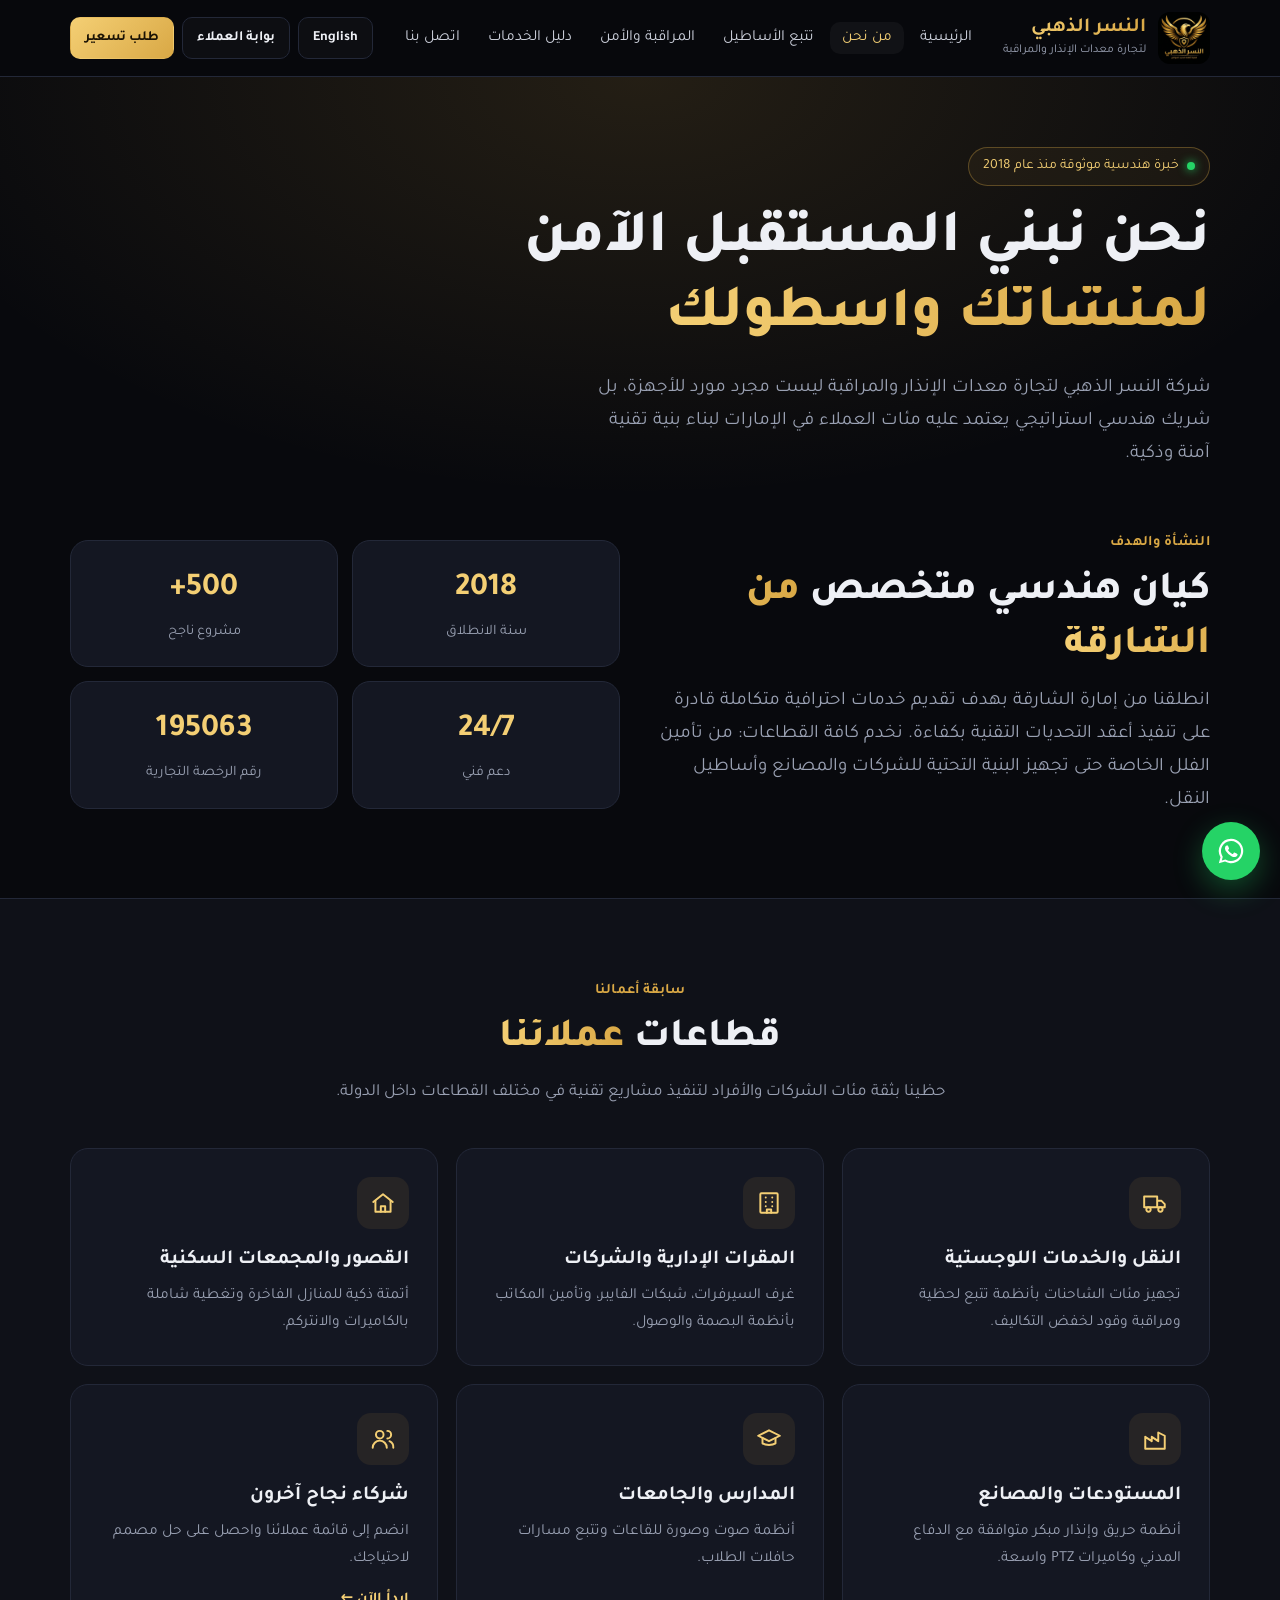
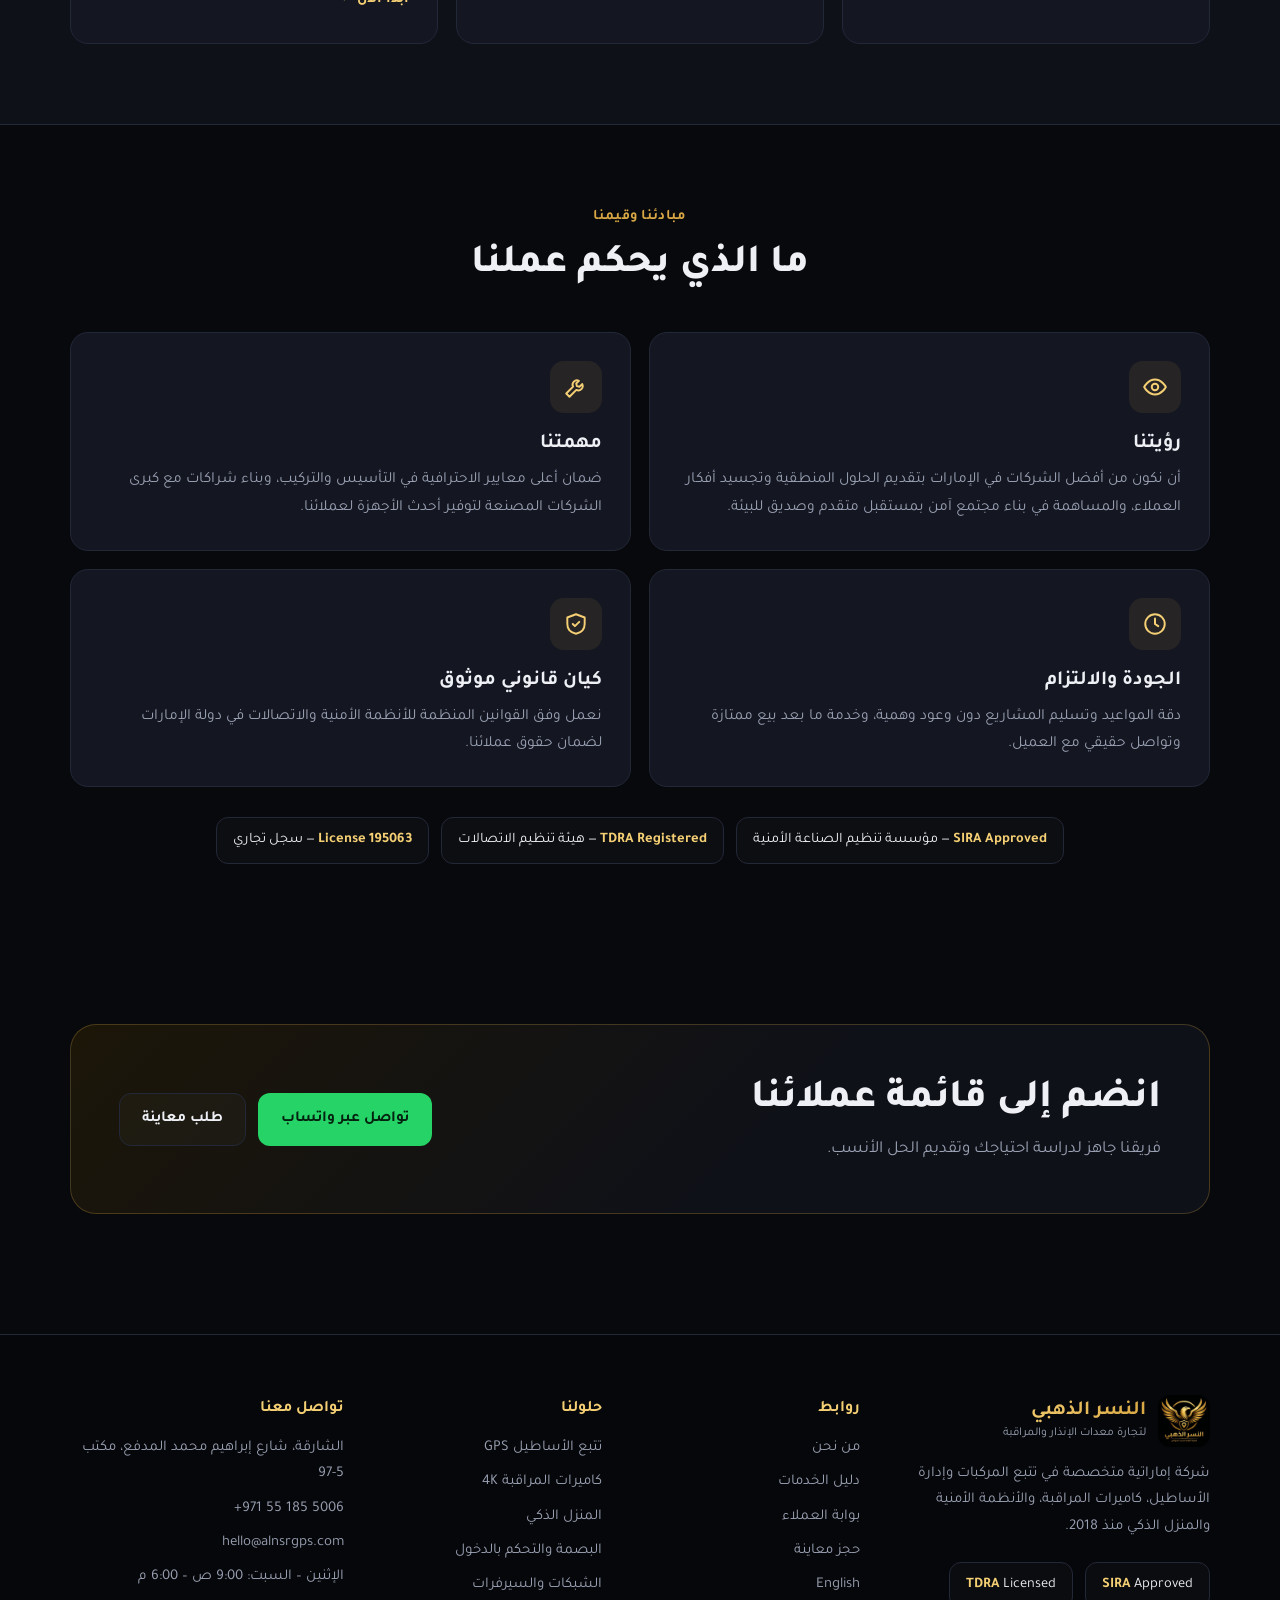
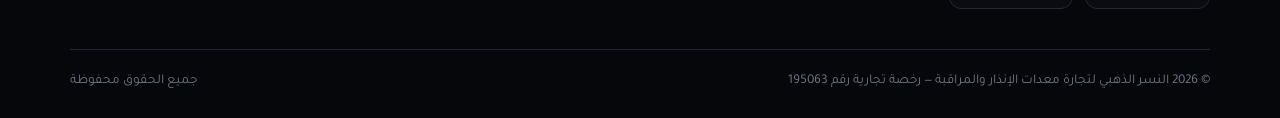
<file: about.html>
<!doctype html>
<html lang="ar" dir="rtl">
<head>
<meta charset="utf-8"><meta name="viewport" content="width=device-width,initial-scale=1">
<title>من نحن وسابقة الأعمال | مجموعة النسر الذهبي</title>
<meta name="description" content="شركة النسر الذهبي لتجارة معدات الإنذار والمراقبة — خبرة هندسية منذ 2018 في الإمارات، معتمدة من SIRA ومسجلة لدى TDRA.">
<link rel="canonical" href="https://www.alnsrgps.com/about">
<link rel="alternate" hreflang="en" href="https://www.alnsrgps.com/en/">
<meta property="og:title" content="من نحن وسابقة الأعمال | مجموعة النسر الذهبي"><meta property="og:description" content="شركة النسر الذهبي لتجارة معدات الإنذار والمراقبة — خبرة هندسية منذ 2018 في الإمارات، معتمدة من SIRA ومسجلة لدى TDRA.">
<meta property="og:image" content="https://www.alnsrgps.com/images/logo.png"><meta property="og:type" content="website">
<meta name="theme-color" content="#08090d">
<link rel="icon" href="/images/favicon.png">
<link rel="preconnect" href="https://fonts.googleapis.com"><link rel="preconnect" href="https://fonts.gstatic.com" crossorigin>
<link href="https://fonts.googleapis.com/css2?family=Tajawal:wght@400;500;700;800&display=swap" rel="stylesheet">
<link rel="stylesheet" href="/assets/style.css">
<script type="application/ld+json">{"@context":"https://schema.org","@type":"LocalBusiness","name":"النسر الذهبي لتجارة معدات الانذار والمراقبة","alternateName":"Golden Eagle Group","url":"https://www.alnsrgps.com","logo":"https://www.alnsrgps.com/images/logo.png","telephone":"+971551855006","email":"hello@alnsrgps.com","address":{"@type":"PostalAddress","streetAddress":"شارع إبراهيم محمد المدفع، مكتب 5-97","addressLocality":"الشارقة","addressCountry":"AE"},"openingHours":"Mo-Sa 09:00-18:00","foundingDate":"2018"}</script>
</head>
<body>
<header class="top"><div class="wrap nav">
  <a class="brand" href="/"><img src="/images/logo.webp" alt="شعار النسر الذهبي" width="52" height="52"><span><b class="gold">النسر الذهبي</b><small>لتجارة معدات الإنذار والمراقبة</small></span></a>
  <ul class="menu"><li><a href="/" class="">الرئيسية</a></li><li><a href="/about" class="on">من نحن</a></li><li><a href="/gps-tracking" class="">تتبع الأساطيل</a></li><li><a href="/cctv-security" class="">المراقبة والأمن</a></li><li><a href="/services" class="">دليل الخدمات</a></li><li><a href="/contact" class="">اتصل بنا</a></li></ul>
  <div class="actions">
    <a class="btn btn-line btn-sm hide-m" href="/en/">English</a>
    <a class="btn btn-line btn-sm hide-m" href="https://portal.alnsrgps.com/client/login">بوابة العملاء</a>
    <a class="btn btn-gold btn-sm" href="/contact">طلب تسعير</a>
    <button class="burger" aria-label="القائمة">☰</button>
  </div>
</div></header>
<main>
<section class="phero"><div class="wrap"><span class="pill"><i></i> خبرة هندسية موثوقة منذ عام 2018</span>
<h1>نحن نبني المستقبل الآمن<br><span class="gold">لمنشآتك وأسطولك</span></h1>
<p class="lead">شركة النسر الذهبي لتجارة معدات الإنذار والمراقبة ليست مجرد مورد للأجهزة، بل شريك هندسي استراتيجي يعتمد عليه مئات العملاء في الإمارات لبناء بنية تقنية آمنة وذكية.</p></div></section>

<section style="padding-top:20px"><div class="wrap feature">
 <div class="reveal"><span class="kicker">النشأة والهدف</span><h2>كيان هندسي متخصص <span class="gold">من الشارقة</span></h2>
 <p class="lead" style="margin-top:12px">انطلقنا من إمارة الشارقة بهدف تقديم خدمات احترافية متكاملة قادرة على تنفيذ أعقد التحديات التقنية بكفاءة. نخدم كافة القطاعات: من تأمين الفلل الخاصة حتى تجهيز البنية التحتية للشركات والمصانع وأساطيل النقل.</p></div>
 <div class="stats reveal" style="grid-template-columns:1fr 1fr;margin:0">
  <div class="stat"><b>2018</b><span>سنة الانطلاق</span></div><div class="stat"><b>+500</b><span>مشروع ناجح</span></div>
  <div class="stat"><b>24/7</b><span>دعم فني</span></div><div class="stat"><b>195063</b><span>رقم الرخصة التجارية</span></div>
 </div>
</div></section>

<section class="alt"><div class="wrap">
 <div class="head c"><span class="kicker">سابقة أعمالنا</span><h2>قطاعات <span class="gold">عملائنا</span></h2><p>حظينا بثقة مئات الشركات والأفراد لتنفيذ مشاريع تقنية في مختلف القطاعات داخل الدولة.</p></div>
 <div class="cards">
  <div class="card reveal"><div class="ic"><svg viewBox="0 0 24 24" fill="none" stroke="currentColor" stroke-width="1.8" stroke-linecap="round" stroke-linejoin="round"><path d="M2 6h12v10H2zM14 10h4l3 3v3h-7"/><circle cx="6" cy="18" r="2"/><circle cx="17" cy="18" r="2"/></svg></div><h3>النقل والخدمات اللوجستية</h3><p>تجهيز مئات الشاحنات بأنظمة تتبع لحظية ومراقبة وقود لخفض التكاليف.</p></div>
  <div class="card reveal"><div class="ic"><svg viewBox="0 0 24 24" fill="none" stroke="currentColor" stroke-width="1.8" stroke-linecap="round" stroke-linejoin="round"><rect x="4" y="3" width="16" height="18" rx="1"/><path d="M9 7h.01M15 7h.01M9 11h.01M15 11h.01M9 15h.01M15 15h.01M10 21v-3h4v3"/></svg></div><h3>المقرات الإدارية والشركات</h3><p>غرف السيرفرات، شبكات الفايبر، وتأمين المكاتب بأنظمة البصمة والوصول.</p></div>
  <div class="card reveal"><div class="ic"><svg viewBox="0 0 24 24" fill="none" stroke="currentColor" stroke-width="1.8" stroke-linecap="round" stroke-linejoin="round"><path d="M3 11l9-7 9 7"/><path d="M5 10v10h14V10"/><path d="M10 20v-5h4v5"/></svg></div><h3>القصور والمجمعات السكنية</h3><p>أتمتة ذكية للمنازل الفاخرة وتغطية شاملة بالكاميرات والانتركم.</p></div>
  <div class="card reveal"><div class="ic"><svg viewBox="0 0 24 24" fill="none" stroke="currentColor" stroke-width="1.8" stroke-linecap="round" stroke-linejoin="round"><path d="M3 21V10l6 4V10l6 4V6l6 3v12z"/></svg></div><h3>المستودعات والمصانع</h3><p>أنظمة حريق وإنذار مبكر متوافقة مع الدفاع المدني وكاميرات PTZ واسعة.</p></div>
  <div class="card reveal"><div class="ic"><svg viewBox="0 0 24 24" fill="none" stroke="currentColor" stroke-width="1.8" stroke-linecap="round" stroke-linejoin="round"><path d="M2 9l10-5 10 5-10 5z"/><path d="M6 11v5c3 2 9 2 12 0v-5"/></svg></div><h3>المدارس والجامعات</h3><p>أنظمة صوت وصورة للقاعات وتتبع مسارات حافلات الطلاب.</p></div>
  <div class="card reveal"><div class="ic"><svg viewBox="0 0 24 24" fill="none" stroke="currentColor" stroke-width="1.8" stroke-linecap="round" stroke-linejoin="round"><circle cx="9" cy="8" r="3.5"/><path d="M2.5 20a6.5 6.5 0 0 1 13 0"/><path d="M16 4.5a3.5 3.5 0 0 1 0 7M18 14a6 6 0 0 1 3.5 6"/></svg></div><h3>شركاء نجاح آخرون</h3><p>انضم إلى قائمة عملائنا واحصل على حل مصمم لاحتياجك.</p><a class="more" href="/contact">ابدأ الآن ←</a></div>
 </div>
</div></section>

<section><div class="wrap">
 <div class="head c"><span class="kicker">مبادئنا وقيمنا</span><h2>ما الذي يحكم عملنا</h2></div>
 <div class="cards two">
  <div class="card reveal"><div class="ic"><svg viewBox="0 0 24 24" fill="none" stroke="currentColor" stroke-width="1.8" stroke-linecap="round" stroke-linejoin="round"><path d="M2 12s3.6-7 10-7 10 7 10 7-3.6 7-10 7S2 12 2 12z"/><circle cx="12" cy="12" r="3"/></svg></div><h3>رؤيتنا</h3><p>أن نكون من أفضل الشركات في الإمارات بتقديم الحلول المنطقية وتجسيد أفكار العملاء، والمساهمة في بناء مجتمع آمن بمستقبل متقدم وصديق للبيئة.</p></div>
  <div class="card reveal"><div class="ic"><svg viewBox="0 0 24 24" fill="none" stroke="currentColor" stroke-width="1.8" stroke-linecap="round" stroke-linejoin="round"><path d="M14.7 6.3a4 4 0 0 0-5.4 5.4L3 18l3 3 6.3-6.3a4 4 0 0 0 5.4-5.4l-2.5 2.5-2.4-.6-.6-2.4z"/></svg></div><h3>مهمتنا</h3><p>ضمان أعلى معايير الاحترافية في التأسيس والتركيب، وبناء شراكات مع كبرى الشركات المصنعة لتوفير أحدث الأجهزة لعملائنا.</p></div>
  <div class="card reveal"><div class="ic"><svg viewBox="0 0 24 24" fill="none" stroke="currentColor" stroke-width="1.8" stroke-linecap="round" stroke-linejoin="round"><circle cx="12" cy="12" r="9"/><path d="M12 7v5l3 2"/></svg></div><h3>الجودة والالتزام</h3><p>دقة المواعيد وتسليم المشاريع دون وعود وهمية، وخدمة ما بعد بيع ممتازة وتواصل حقيقي مع العميل.</p></div>
  <div class="card reveal"><div class="ic"><svg viewBox="0 0 24 24" fill="none" stroke="currentColor" stroke-width="1.8" stroke-linecap="round" stroke-linejoin="round"><path d="M12 3l8 3v6c0 5-3.5 8-8 9-4.5-1-8-4-8-9V6z"/><path d="M9 12l2 2 4-4"/></svg></div><h3>كيان قانوني موثوق</h3><p>نعمل وفق القوانين المنظمة للأنظمة الأمنية والاتصالات في دولة الإمارات لضمان حقوق عملائنا.</p></div>
 </div>
 <div class="badges" style="justify-content:center;margin-top:30px"><span class="badge"><b>SIRA Approved</b> — مؤسسة تنظيم الصناعة الأمنية</span><span class="badge"><b>TDRA Registered</b> — هيئة تنظيم الاتصالات</span><span class="badge"><b>License 195063</b> — سجل تجاري</span></div>
</div></section>
<section><div class="wrap"><div class="band reveal"><div><h2>انضم إلى قائمة عملائنا</h2><p>فريقنا جاهز لدراسة احتياجك وتقديم الحل الأنسب.</p></div>
<div class="cta" style="margin:0"><a class="btn btn-wa" href="https://wa.me/971551855006" target="_blank" rel="noopener">تواصل عبر واتساب</a><a class="btn btn-line" href="/contact">طلب معاينة</a></div></div></div></section>
</main>
<footer><div class="wrap">
  <div class="fgrid">
    <div><a class="brand" href="/"><img src="/images/logo.webp" alt="" width="52" height="52"><span><b class="gold">النسر الذهبي</b><small>لتجارة معدات الإنذار والمراقبة</small></span></a>
      <p style="margin-top:14px">شركة إماراتية متخصصة في تتبع المركبات وإدارة الأساطيل، كاميرات المراقبة، والأنظمة الأمنية والمنزل الذكي منذ 2018.</p>
      <div class="badges"><span class="badge"><b>SIRA</b> Approved</span><span class="badge"><b>TDRA</b> Licensed</span></div></div>
    <div><h4>روابط</h4><ul><li><a href="/about">من نحن</a></li><li><a href="/services">دليل الخدمات</a></li><li><a href="https://portal.alnsrgps.com/client/login">بوابة العملاء</a></li><li><a href="/contact">حجز معاينة</a></li><li><a href="/en/">English</a></li></ul></div>
    <div><h4>حلولنا</h4><ul><li><a href="/gps-tracking">تتبع الأساطيل GPS</a></li><li><a href="/cctv-security">كاميرات المراقبة 4K</a></li><li><a href="/services#smart">المنزل الذكي</a></li><li><a href="/services#security">البصمة والتحكم بالدخول</a></li><li><a href="/services#network">الشبكات والسيرفرات</a></li></ul></div>
    <div><h4>تواصل معنا</h4><ul>
      <li>الشارقة، شارع إبراهيم محمد المدفع، مكتب 5-97</li>
      <li><a href="tel:+971551855006" dir="ltr">+971 55 185 5006</a></li>
      <li><a href="mailto:hello@alnsrgps.com">hello@alnsrgps.com</a></li>
      <li>الإثنين – السبت: 9:00 ص – 6:00 م</li></ul></div>
  </div>
  <div class="copy"><span>© 2026 النسر الذهبي لتجارة معدات الإنذار والمراقبة — رخصة تجارية رقم 195063</span><span>جميع الحقوق محفوظة</span></div>
</div></footer>
<a class="fwa" href="https://wa.me/971551855006" target="_blank" rel="noopener" aria-label="واتساب"><svg viewBox="0 0 32 32"><path d="M16 3a13 13 0 0 0-11.2 19.6L3 29l6.6-1.7A13 13 0 1 0 16 3zm0 23.7a10.7 10.7 0 0 1-5.5-1.5l-.4-.2-3.9 1 1-3.8-.2-.4A10.7 10.7 0 1 1 16 26.7zm5.9-8c-.3-.2-1.9-.9-2.2-1s-.5-.2-.7.2-.8 1-1 1.2-.4.2-.7 0a8.8 8.8 0 0 1-4.4-3.8c-.3-.6.3-.5 1-1.7.1-.2 0-.4 0-.6l-1-2.4c-.3-.6-.5-.5-.7-.5h-.6a1.2 1.2 0 0 0-.9.4 3.7 3.7 0 0 0-1.1 2.7 6.5 6.5 0 0 0 1.3 3.4 14.6 14.6 0 0 0 5.6 5c2.1.9 2.9 1 4 .8a3.4 3.4 0 0 0 2.2-1.6 2.8 2.8 0 0 0 .2-1.6c-.1-.2-.3-.3-.6-.4z"/></svg></a>
<script src="/assets/main.js" defer></script>
</body></html>
</file>
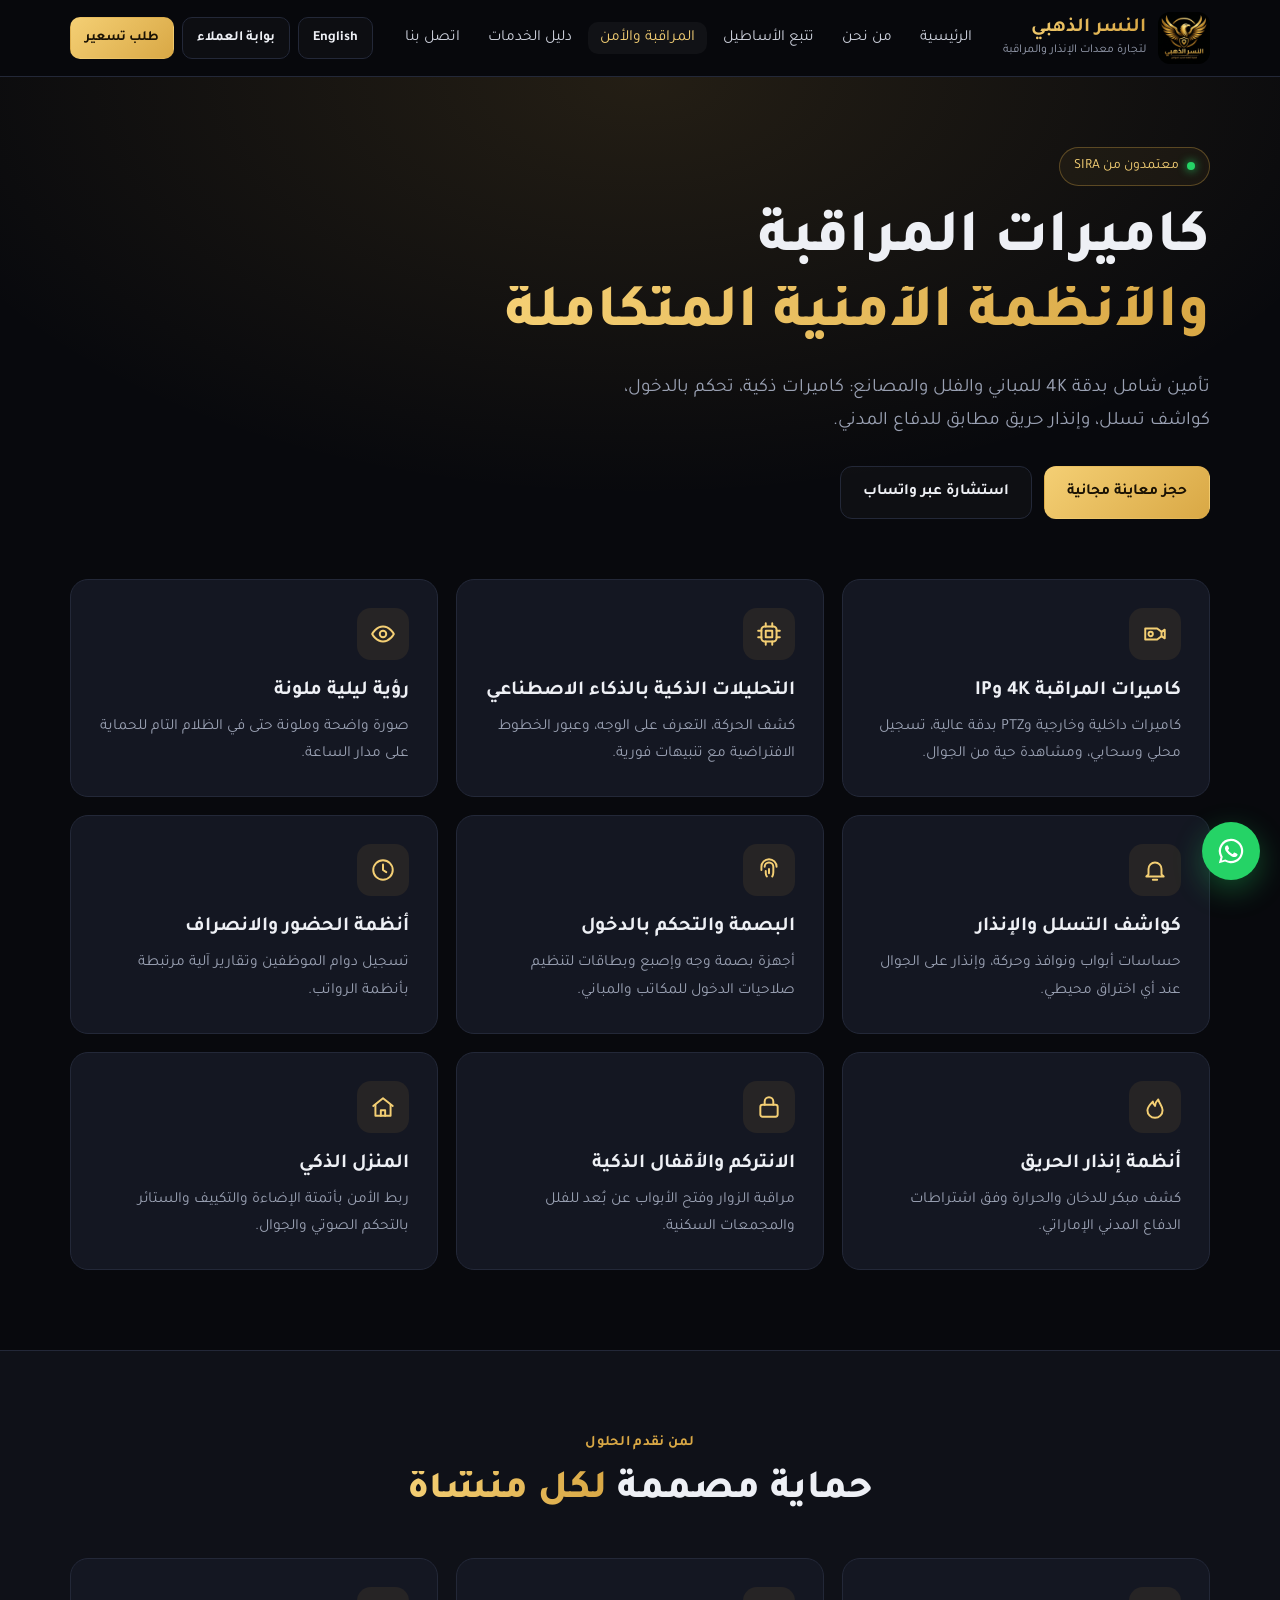
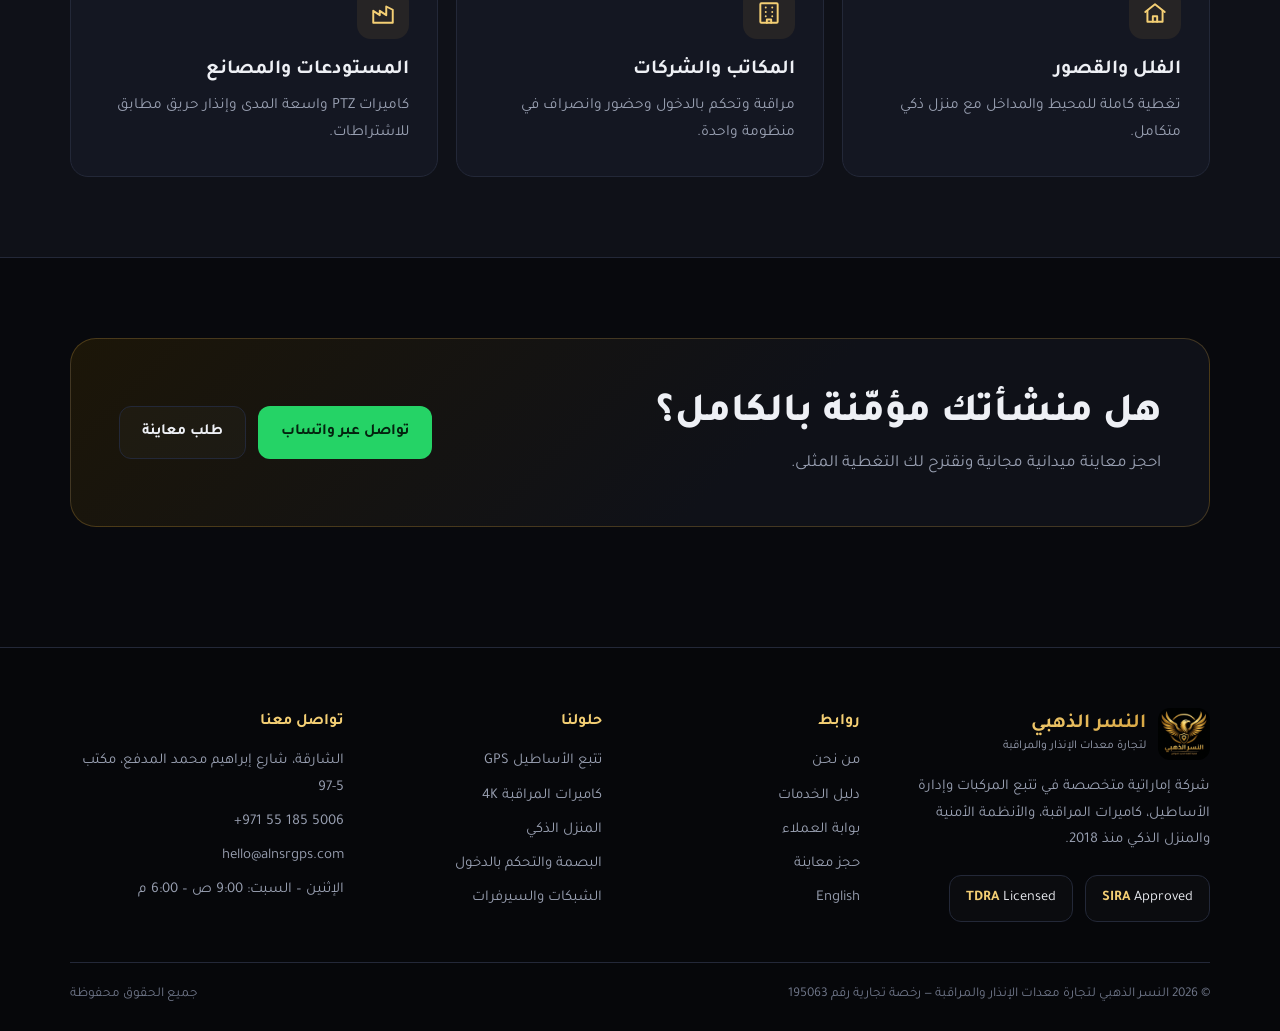
<file: cctv-security.html>
<!doctype html>
<html lang="ar" dir="rtl">
<head>
<meta charset="utf-8"><meta name="viewport" content="width=device-width,initial-scale=1">
<title>كاميرات المراقبة والأنظمة الأمنية | مجموعة النسر الذهبي</title>
<meta name="description" content="كاميرات مراقبة 4K بالذكاء الاصطناعي، كواشف التسلل، البصمة والتحكم بالدخول، أنظمة الحضور، وإنذار الحريق المطابق للدفاع المدني في الإمارات.">
<link rel="canonical" href="https://www.alnsrgps.com/cctv-security">
<link rel="alternate" hreflang="en" href="https://www.alnsrgps.com/en/">
<meta property="og:title" content="كاميرات المراقبة والأنظمة الأمنية | مجموعة النسر الذهبي"><meta property="og:description" content="كاميرات مراقبة 4K بالذكاء الاصطناعي، كواشف التسلل، البصمة والتحكم بالدخول، أنظمة الحضور، وإنذار الحريق المطابق للدفاع المدني في الإمارات.">
<meta property="og:image" content="https://www.alnsrgps.com/images/logo.png"><meta property="og:type" content="website">
<meta name="theme-color" content="#08090d">
<link rel="icon" href="/images/favicon.png">
<link rel="preconnect" href="https://fonts.googleapis.com"><link rel="preconnect" href="https://fonts.gstatic.com" crossorigin>
<link href="https://fonts.googleapis.com/css2?family=Tajawal:wght@400;500;700;800&display=swap" rel="stylesheet">
<link rel="stylesheet" href="/assets/style.css">
<script type="application/ld+json">{"@context":"https://schema.org","@type":"LocalBusiness","name":"النسر الذهبي لتجارة معدات الانذار والمراقبة","alternateName":"Golden Eagle Group","url":"https://www.alnsrgps.com","logo":"https://www.alnsrgps.com/images/logo.png","telephone":"+971551855006","email":"hello@alnsrgps.com","address":{"@type":"PostalAddress","streetAddress":"شارع إبراهيم محمد المدفع، مكتب 5-97","addressLocality":"الشارقة","addressCountry":"AE"},"openingHours":"Mo-Sa 09:00-18:00","foundingDate":"2018"}</script>
</head>
<body>
<header class="top"><div class="wrap nav">
  <a class="brand" href="/"><img src="/images/logo.webp" alt="شعار النسر الذهبي" width="52" height="52"><span><b class="gold">النسر الذهبي</b><small>لتجارة معدات الإنذار والمراقبة</small></span></a>
  <ul class="menu"><li><a href="/" class="">الرئيسية</a></li><li><a href="/about" class="">من نحن</a></li><li><a href="/gps-tracking" class="">تتبع الأساطيل</a></li><li><a href="/cctv-security" class="on">المراقبة والأمن</a></li><li><a href="/services" class="">دليل الخدمات</a></li><li><a href="/contact" class="">اتصل بنا</a></li></ul>
  <div class="actions">
    <a class="btn btn-line btn-sm hide-m" href="/en/">English</a>
    <a class="btn btn-line btn-sm hide-m" href="https://portal.alnsrgps.com/client/login">بوابة العملاء</a>
    <a class="btn btn-gold btn-sm" href="/contact">طلب تسعير</a>
    <button class="burger" aria-label="القائمة">☰</button>
  </div>
</div></header>
<main>
<section class="phero"><div class="wrap"><span class="pill"><i></i> معتمدون من SIRA</span>
<h1>كاميرات المراقبة<br><span class="gold">والأنظمة الأمنية المتكاملة</span></h1>
<p class="lead">تأمين شامل بدقة 4K للمباني والفلل والمصانع: كاميرات ذكية، تحكم بالدخول، كواشف تسلل، وإنذار حريق مطابق للدفاع المدني.</p>
<div class="cta"><a class="btn btn-gold" href="/contact">حجز معاينة مجانية</a><a class="btn btn-line" href="https://wa.me/971551855006" target="_blank" rel="noopener">استشارة عبر واتساب</a></div></div></section>

<section style="padding-top:20px"><div class="wrap"><div class="cards">
 <div class="card reveal"><div class="ic"><svg viewBox="0 0 24 24" fill="none" stroke="currentColor" stroke-width="1.8" stroke-linecap="round" stroke-linejoin="round"><path d="M3 7h11l4 3v4l-4 3H3z"/><path d="M18 10l3-2v8l-3-2"/><circle cx="8" cy="12" r="2"/></svg></div><h3>كاميرات المراقبة 4K وIP</h3><p>كاميرات داخلية وخارجية وPTZ بدقة عالية، تسجيل محلي وسحابي، ومشاهدة حية من الجوال.</p></div>
 <div class="card reveal"><div class="ic"><svg viewBox="0 0 24 24" fill="none" stroke="currentColor" stroke-width="1.8" stroke-linecap="round" stroke-linejoin="round"><rect x="5" y="5" width="14" height="14" rx="3"/><path d="M9 9h6v6H9zM9 2v3M15 2v3M9 19v3M15 19v3M2 9h3M2 15h3M19 9h3M19 15h3"/></svg></div><h3>التحليلات الذكية بالذكاء الاصطناعي</h3><p>كشف الحركة، التعرف على الوجه، وعبور الخطوط الافتراضية مع تنبيهات فورية.</p></div>
 <div class="card reveal"><div class="ic"><svg viewBox="0 0 24 24" fill="none" stroke="currentColor" stroke-width="1.8" stroke-linecap="round" stroke-linejoin="round"><path d="M2 12s3.6-7 10-7 10 7 10 7-3.6 7-10 7S2 12 2 12z"/><circle cx="12" cy="12" r="3"/></svg></div><h3>رؤية ليلية ملونة</h3><p>صورة واضحة وملونة حتى في الظلام التام للحماية على مدار الساعة.</p></div>
 <div class="card reveal"><div class="ic"><svg viewBox="0 0 24 24" fill="none" stroke="currentColor" stroke-width="1.8" stroke-linecap="round" stroke-linejoin="round"><path d="M6 16V11a6 6 0 0 1 12 0v5l2 2H4z"/><path d="M10 21h4"/></svg></div><h3>كواشف التسلل والإنذار</h3><p>حساسات أبواب ونوافذ وحركة، وإنذار على الجوال عند أي اختراق محيطي.</p></div>
 <div class="card reveal"><div class="ic"><svg viewBox="0 0 24 24" fill="none" stroke="currentColor" stroke-width="1.8" stroke-linecap="round" stroke-linejoin="round"><path d="M12 11v4M8 9a4 4 0 0 1 8 0v5a8 8 0 0 1-1 4M5 12V9a7 7 0 0 1 14 0M9 13v2a6 6 0 0 0 1 3"/></svg></div><h3>البصمة والتحكم بالدخول</h3><p>أجهزة بصمة وجه وإصبع وبطاقات لتنظيم صلاحيات الدخول للمكاتب والمباني.</p></div>
 <div class="card reveal"><div class="ic"><svg viewBox="0 0 24 24" fill="none" stroke="currentColor" stroke-width="1.8" stroke-linecap="round" stroke-linejoin="round"><circle cx="12" cy="12" r="9"/><path d="M12 7v5l3 2"/></svg></div><h3>أنظمة الحضور والانصراف</h3><p>تسجيل دوام الموظفين وتقارير آلية مرتبطة بأنظمة الرواتب.</p></div>
 <div class="card reveal"><div class="ic"><svg viewBox="0 0 24 24" fill="none" stroke="currentColor" stroke-width="1.8" stroke-linecap="round" stroke-linejoin="round"><path d="M12 22a7 7 0 0 0 7-7c0-4-3-6-4-10-2 2-3 4-3 6-1-1-2-2-2-4-2 2-5 5-5 8a7 7 0 0 0 7 7z"/></svg></div><h3>أنظمة إنذار الحريق</h3><p>كشف مبكر للدخان والحرارة وفق اشتراطات الدفاع المدني الإماراتي.</p></div>
 <div class="card reveal"><div class="ic"><svg viewBox="0 0 24 24" fill="none" stroke="currentColor" stroke-width="1.8" stroke-linecap="round" stroke-linejoin="round"><rect x="4" y="10" width="16" height="11" rx="2"/><path d="M8 10V7a4 4 0 0 1 8 0v3"/></svg></div><h3>الانتركم والأقفال الذكية</h3><p>مراقبة الزوار وفتح الأبواب عن بُعد للفلل والمجمعات السكنية.</p></div>
 <div class="card reveal"><div class="ic"><svg viewBox="0 0 24 24" fill="none" stroke="currentColor" stroke-width="1.8" stroke-linecap="round" stroke-linejoin="round"><path d="M3 11l9-7 9 7"/><path d="M5 10v10h14V10"/><path d="M10 20v-5h4v5"/></svg></div><h3>المنزل الذكي</h3><p>ربط الأمن بأتمتة الإضاءة والتكييف والستائر بالتحكم الصوتي والجوال.</p></div>
</div></div></section>

<section class="alt"><div class="wrap">
 <div class="head c"><span class="kicker">لمن نقدم الحلول</span><h2>حماية مصممة <span class="gold">لكل منشأة</span></h2></div>
 <div class="cards">
  <div class="card reveal"><div class="ic"><svg viewBox="0 0 24 24" fill="none" stroke="currentColor" stroke-width="1.8" stroke-linecap="round" stroke-linejoin="round"><path d="M3 11l9-7 9 7"/><path d="M5 10v10h14V10"/><path d="M10 20v-5h4v5"/></svg></div><h3>الفلل والقصور</h3><p>تغطية كاملة للمحيط والمداخل مع منزل ذكي متكامل.</p></div>
  <div class="card reveal"><div class="ic"><svg viewBox="0 0 24 24" fill="none" stroke="currentColor" stroke-width="1.8" stroke-linecap="round" stroke-linejoin="round"><rect x="4" y="3" width="16" height="18" rx="1"/><path d="M9 7h.01M15 7h.01M9 11h.01M15 11h.01M9 15h.01M15 15h.01M10 21v-3h4v3"/></svg></div><h3>المكاتب والشركات</h3><p>مراقبة وتحكم بالدخول وحضور وانصراف في منظومة واحدة.</p></div>
  <div class="card reveal"><div class="ic"><svg viewBox="0 0 24 24" fill="none" stroke="currentColor" stroke-width="1.8" stroke-linecap="round" stroke-linejoin="round"><path d="M3 21V10l6 4V10l6 4V6l6 3v12z"/></svg></div><h3>المستودعات والمصانع</h3><p>كاميرات PTZ واسعة المدى وإنذار حريق مطابق للاشتراطات.</p></div>
 </div>
</div></section>
<section><div class="wrap"><div class="band reveal"><div><h2>هل منشأتك مؤمّنة بالكامل؟</h2><p>احجز معاينة ميدانية مجانية ونقترح لك التغطية المثلى.</p></div>
<div class="cta" style="margin:0"><a class="btn btn-wa" href="https://wa.me/971551855006" target="_blank" rel="noopener">تواصل عبر واتساب</a><a class="btn btn-line" href="/contact">طلب معاينة</a></div></div></div></section>
</main>
<footer><div class="wrap">
  <div class="fgrid">
    <div><a class="brand" href="/"><img src="/images/logo.webp" alt="" width="52" height="52"><span><b class="gold">النسر الذهبي</b><small>لتجارة معدات الإنذار والمراقبة</small></span></a>
      <p style="margin-top:14px">شركة إماراتية متخصصة في تتبع المركبات وإدارة الأساطيل، كاميرات المراقبة، والأنظمة الأمنية والمنزل الذكي منذ 2018.</p>
      <div class="badges"><span class="badge"><b>SIRA</b> Approved</span><span class="badge"><b>TDRA</b> Licensed</span></div></div>
    <div><h4>روابط</h4><ul><li><a href="/about">من نحن</a></li><li><a href="/services">دليل الخدمات</a></li><li><a href="https://portal.alnsrgps.com/client/login">بوابة العملاء</a></li><li><a href="/contact">حجز معاينة</a></li><li><a href="/en/">English</a></li></ul></div>
    <div><h4>حلولنا</h4><ul><li><a href="/gps-tracking">تتبع الأساطيل GPS</a></li><li><a href="/cctv-security">كاميرات المراقبة 4K</a></li><li><a href="/services#smart">المنزل الذكي</a></li><li><a href="/services#security">البصمة والتحكم بالدخول</a></li><li><a href="/services#network">الشبكات والسيرفرات</a></li></ul></div>
    <div><h4>تواصل معنا</h4><ul>
      <li>الشارقة، شارع إبراهيم محمد المدفع، مكتب 5-97</li>
      <li><a href="tel:+971551855006" dir="ltr">+971 55 185 5006</a></li>
      <li><a href="mailto:hello@alnsrgps.com">hello@alnsrgps.com</a></li>
      <li>الإثنين – السبت: 9:00 ص – 6:00 م</li></ul></div>
  </div>
  <div class="copy"><span>© 2026 النسر الذهبي لتجارة معدات الإنذار والمراقبة — رخصة تجارية رقم 195063</span><span>جميع الحقوق محفوظة</span></div>
</div></footer>
<a class="fwa" href="https://wa.me/971551855006" target="_blank" rel="noopener" aria-label="واتساب"><svg viewBox="0 0 32 32"><path d="M16 3a13 13 0 0 0-11.2 19.6L3 29l6.6-1.7A13 13 0 1 0 16 3zm0 23.7a10.7 10.7 0 0 1-5.5-1.5l-.4-.2-3.9 1 1-3.8-.2-.4A10.7 10.7 0 1 1 16 26.7zm5.9-8c-.3-.2-1.9-.9-2.2-1s-.5-.2-.7.2-.8 1-1 1.2-.4.2-.7 0a8.8 8.8 0 0 1-4.4-3.8c-.3-.6.3-.5 1-1.7.1-.2 0-.4 0-.6l-1-2.4c-.3-.6-.5-.5-.7-.5h-.6a1.2 1.2 0 0 0-.9.4 3.7 3.7 0 0 0-1.1 2.7 6.5 6.5 0 0 0 1.3 3.4 14.6 14.6 0 0 0 5.6 5c2.1.9 2.9 1 4 .8a3.4 3.4 0 0 0 2.2-1.6 2.8 2.8 0 0 0 .2-1.6c-.1-.2-.3-.3-.6-.4z"/></svg></a>
<script src="/assets/main.js" defer></script>
</body></html>
</file>
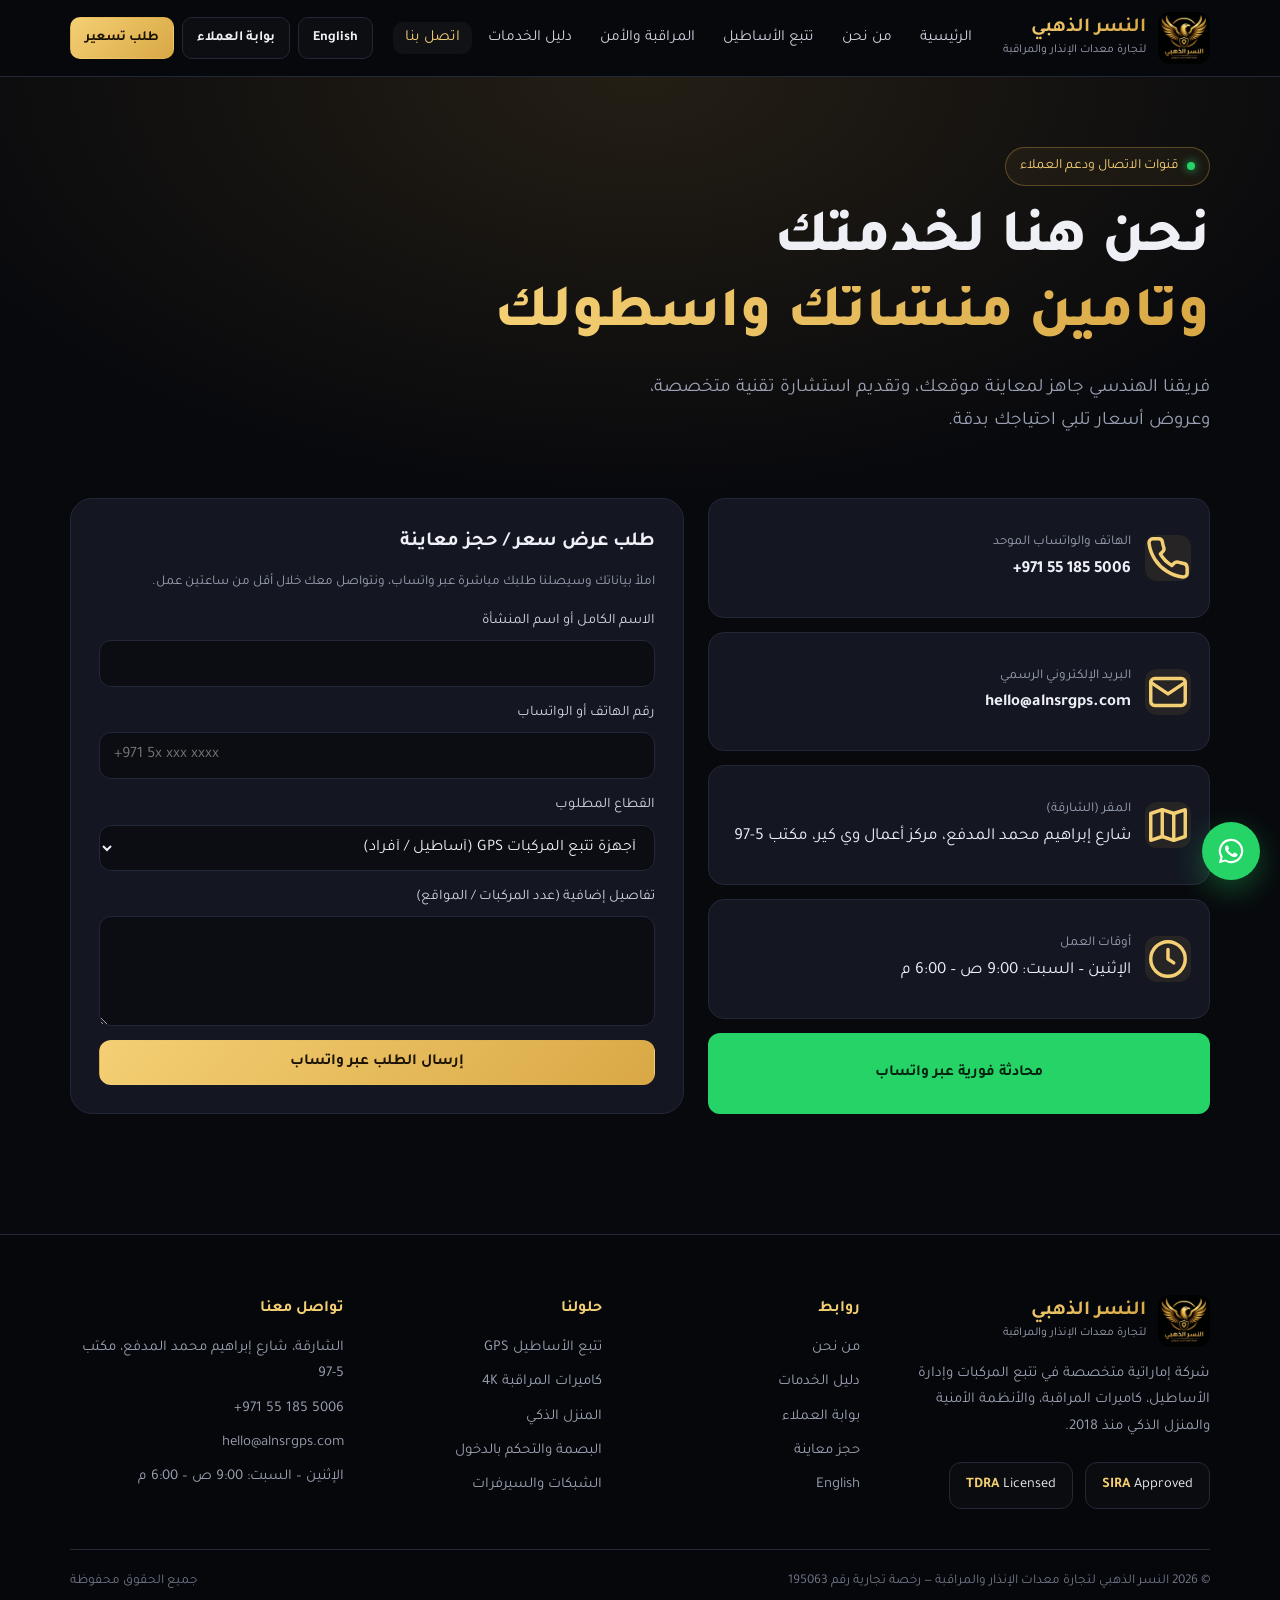
<file: contact.html>
<!doctype html>
<html lang="ar" dir="rtl">
<head>
<meta charset="utf-8"><meta name="viewport" content="width=device-width,initial-scale=1">
<title>تواصل معنا وحجز موعد معاينة | مجموعة النسر الذهبي</title>
<meta name="description" content="تواصل مع النسر الذهبي في الشارقة: هاتف وواتساب +971 55 185 5006، بريد hello@alnsrgps.com. اطلب عرض سعر أو معاينة ميدانية مجانية.">
<link rel="canonical" href="https://www.alnsrgps.com/contact">
<link rel="alternate" hreflang="en" href="https://www.alnsrgps.com/en/">
<meta property="og:title" content="تواصل معنا وحجز موعد معاينة | مجموعة النسر الذهبي"><meta property="og:description" content="تواصل مع النسر الذهبي في الشارقة: هاتف وواتساب +971 55 185 5006، بريد hello@alnsrgps.com. اطلب عرض سعر أو معاينة ميدانية مجانية.">
<meta property="og:image" content="https://www.alnsrgps.com/images/logo.png"><meta property="og:type" content="website">
<meta name="theme-color" content="#08090d">
<link rel="icon" href="/images/favicon.png">
<link rel="preconnect" href="https://fonts.googleapis.com"><link rel="preconnect" href="https://fonts.gstatic.com" crossorigin>
<link href="https://fonts.googleapis.com/css2?family=Tajawal:wght@400;500;700;800&display=swap" rel="stylesheet">
<link rel="stylesheet" href="/assets/style.css">
<script type="application/ld+json">{"@context":"https://schema.org","@type":"LocalBusiness","name":"النسر الذهبي لتجارة معدات الانذار والمراقبة","alternateName":"Golden Eagle Group","url":"https://www.alnsrgps.com","logo":"https://www.alnsrgps.com/images/logo.png","telephone":"+971551855006","email":"hello@alnsrgps.com","address":{"@type":"PostalAddress","streetAddress":"شارع إبراهيم محمد المدفع، مكتب 5-97","addressLocality":"الشارقة","addressCountry":"AE"},"openingHours":"Mo-Sa 09:00-18:00","foundingDate":"2018"}</script>
</head>
<body>
<header class="top"><div class="wrap nav">
  <a class="brand" href="/"><img src="/images/logo.webp" alt="شعار النسر الذهبي" width="52" height="52"><span><b class="gold">النسر الذهبي</b><small>لتجارة معدات الإنذار والمراقبة</small></span></a>
  <ul class="menu"><li><a href="/" class="">الرئيسية</a></li><li><a href="/about" class="">من نحن</a></li><li><a href="/gps-tracking" class="">تتبع الأساطيل</a></li><li><a href="/cctv-security" class="">المراقبة والأمن</a></li><li><a href="/services" class="">دليل الخدمات</a></li><li><a href="/contact" class="on">اتصل بنا</a></li></ul>
  <div class="actions">
    <a class="btn btn-line btn-sm hide-m" href="/en/">English</a>
    <a class="btn btn-line btn-sm hide-m" href="https://portal.alnsrgps.com/client/login">بوابة العملاء</a>
    <a class="btn btn-gold btn-sm" href="/contact">طلب تسعير</a>
    <button class="burger" aria-label="القائمة">☰</button>
  </div>
</div></header>
<main>
<section class="phero"><div class="wrap"><span class="pill"><i></i> قنوات الاتصال ودعم العملاء</span>
<h1>نحن هنا لخدمتك<br><span class="gold">وتأمين منشأتك وأسطولك</span></h1>
<p class="lead">فريقنا الهندسي جاهز لمعاينة موقعك، وتقديم استشارة تقنية متخصصة، وعروض أسعار تلبي احتياجك بدقة.</p></div></section>

<section style="padding-top:20px"><div class="wrap contact">
 <div class="info reveal">
  <a class="row" href="tel:+971551855006"><span class="ic"><svg viewBox="0 0 24 24" fill="none" stroke="currentColor" stroke-width="1.8" stroke-linecap="round" stroke-linejoin="round"><path d="M22 16.9v3a2 2 0 0 1-2.2 2 19.8 19.8 0 0 1-8.6-3.1 19.5 19.5 0 0 1-6-6A19.8 19.8 0 0 1 2.1 4.2 2 2 0 0 1 4.1 2h3a2 2 0 0 1 2 1.7c.1 1 .4 1.9.7 2.8a2 2 0 0 1-.5 2.1L8 9.9a16 16 0 0 0 6 6l1.3-1.3a2 2 0 0 1 2.1-.4c.9.3 1.8.6 2.8.7a2 2 0 0 1 1.7 2z"/></svg></span><span><small>الهاتف والواتساب الموحد</small><b>+971 55 185 5006</b></span></a>
  <a class="row" href="mailto:hello@alnsrgps.com"><span class="ic"><svg viewBox="0 0 24 24" fill="none" stroke="currentColor" stroke-width="1.8" stroke-linecap="round" stroke-linejoin="round"><rect x="3" y="5" width="18" height="14" rx="2"/><path d="M3 7l9 6 9-6"/></svg></span><span><small>البريد الإلكتروني الرسمي</small><b>hello@alnsrgps.com</b></span></a>
  <div class="row"><span class="ic"><svg viewBox="0 0 24 24" fill="none" stroke="currentColor" stroke-width="1.8" stroke-linecap="round" stroke-linejoin="round"><path d="M9 4 3 6v14l6-2 6 2 6-2V4l-6 2z"/><path d="M9 4v14M15 6v14"/></svg></span><span><small>المقر (الشارقة)</small>شارع إبراهيم محمد المدفع، مركز أعمال وي كير، مكتب 5-97</span></div>
  <div class="row"><span class="ic"><svg viewBox="0 0 24 24" fill="none" stroke="currentColor" stroke-width="1.8" stroke-linecap="round" stroke-linejoin="round"><circle cx="12" cy="12" r="9"/><path d="M12 7v5l3 2"/></svg></span><span><small>أوقات العمل</small>الإثنين – السبت: 9:00 ص – 6:00 م</span></div>
  <a class="btn btn-wa" href="https://wa.me/971551855006" target="_blank" rel="noopener">محادثة فورية عبر واتساب</a>
 </div>
 <form id="quote" class="reveal">
  <h3>طلب عرض سعر / حجز معاينة</h3>
  <p class="note">املأ بياناتك وسيصلنا طلبك مباشرة عبر واتساب، ونتواصل معك خلال أقل من ساعتين عمل.</p>
  <label>الاسم الكامل أو اسم المنشأة<input name="name" required></label>
  <label>رقم الهاتف أو الواتساب<input name="phone" type="tel" required dir="ltr" placeholder="+971 5x xxx xxxx"></label>
  <label>القطاع المطلوب<select name="service">
   <option>أجهزة تتبع المركبات GPS (أساطيل / أفراد)</option><option>كاميرات مراقبة CCTV وأنظمة أمنية</option>
   <option>المنزل الذكي والأتمتة</option><option>أجهزة البصمة والتحكم بالدخول</option><option>سنترال وشبكات وغرف سيرفرات</option></select></label>
  <label>تفاصيل إضافية (عدد المركبات / المواقع)<textarea name="details"></textarea></label>
  <button class="btn btn-gold" type="submit">إرسال الطلب عبر واتساب</button>
 </form>
</div></section>
</main>
<footer><div class="wrap">
  <div class="fgrid">
    <div><a class="brand" href="/"><img src="/images/logo.webp" alt="" width="52" height="52"><span><b class="gold">النسر الذهبي</b><small>لتجارة معدات الإنذار والمراقبة</small></span></a>
      <p style="margin-top:14px">شركة إماراتية متخصصة في تتبع المركبات وإدارة الأساطيل، كاميرات المراقبة، والأنظمة الأمنية والمنزل الذكي منذ 2018.</p>
      <div class="badges"><span class="badge"><b>SIRA</b> Approved</span><span class="badge"><b>TDRA</b> Licensed</span></div></div>
    <div><h4>روابط</h4><ul><li><a href="/about">من نحن</a></li><li><a href="/services">دليل الخدمات</a></li><li><a href="https://portal.alnsrgps.com/client/login">بوابة العملاء</a></li><li><a href="/contact">حجز معاينة</a></li><li><a href="/en/">English</a></li></ul></div>
    <div><h4>حلولنا</h4><ul><li><a href="/gps-tracking">تتبع الأساطيل GPS</a></li><li><a href="/cctv-security">كاميرات المراقبة 4K</a></li><li><a href="/services#smart">المنزل الذكي</a></li><li><a href="/services#security">البصمة والتحكم بالدخول</a></li><li><a href="/services#network">الشبكات والسيرفرات</a></li></ul></div>
    <div><h4>تواصل معنا</h4><ul>
      <li>الشارقة، شارع إبراهيم محمد المدفع، مكتب 5-97</li>
      <li><a href="tel:+971551855006" dir="ltr">+971 55 185 5006</a></li>
      <li><a href="mailto:hello@alnsrgps.com">hello@alnsrgps.com</a></li>
      <li>الإثنين – السبت: 9:00 ص – 6:00 م</li></ul></div>
  </div>
  <div class="copy"><span>© 2026 النسر الذهبي لتجارة معدات الإنذار والمراقبة — رخصة تجارية رقم 195063</span><span>جميع الحقوق محفوظة</span></div>
</div></footer>
<a class="fwa" href="https://wa.me/971551855006" target="_blank" rel="noopener" aria-label="واتساب"><svg viewBox="0 0 32 32"><path d="M16 3a13 13 0 0 0-11.2 19.6L3 29l6.6-1.7A13 13 0 1 0 16 3zm0 23.7a10.7 10.7 0 0 1-5.5-1.5l-.4-.2-3.9 1 1-3.8-.2-.4A10.7 10.7 0 1 1 16 26.7zm5.9-8c-.3-.2-1.9-.9-2.2-1s-.5-.2-.7.2-.8 1-1 1.2-.4.2-.7 0a8.8 8.8 0 0 1-4.4-3.8c-.3-.6.3-.5 1-1.7.1-.2 0-.4 0-.6l-1-2.4c-.3-.6-.5-.5-.7-.5h-.6a1.2 1.2 0 0 0-.9.4 3.7 3.7 0 0 0-1.1 2.7 6.5 6.5 0 0 0 1.3 3.4 14.6 14.6 0 0 0 5.6 5c2.1.9 2.9 1 4 .8a3.4 3.4 0 0 0 2.2-1.6 2.8 2.8 0 0 0 .2-1.6c-.1-.2-.3-.3-.6-.4z"/></svg></a>
<script src="/assets/main.js" defer></script>
</body></html>
</file>
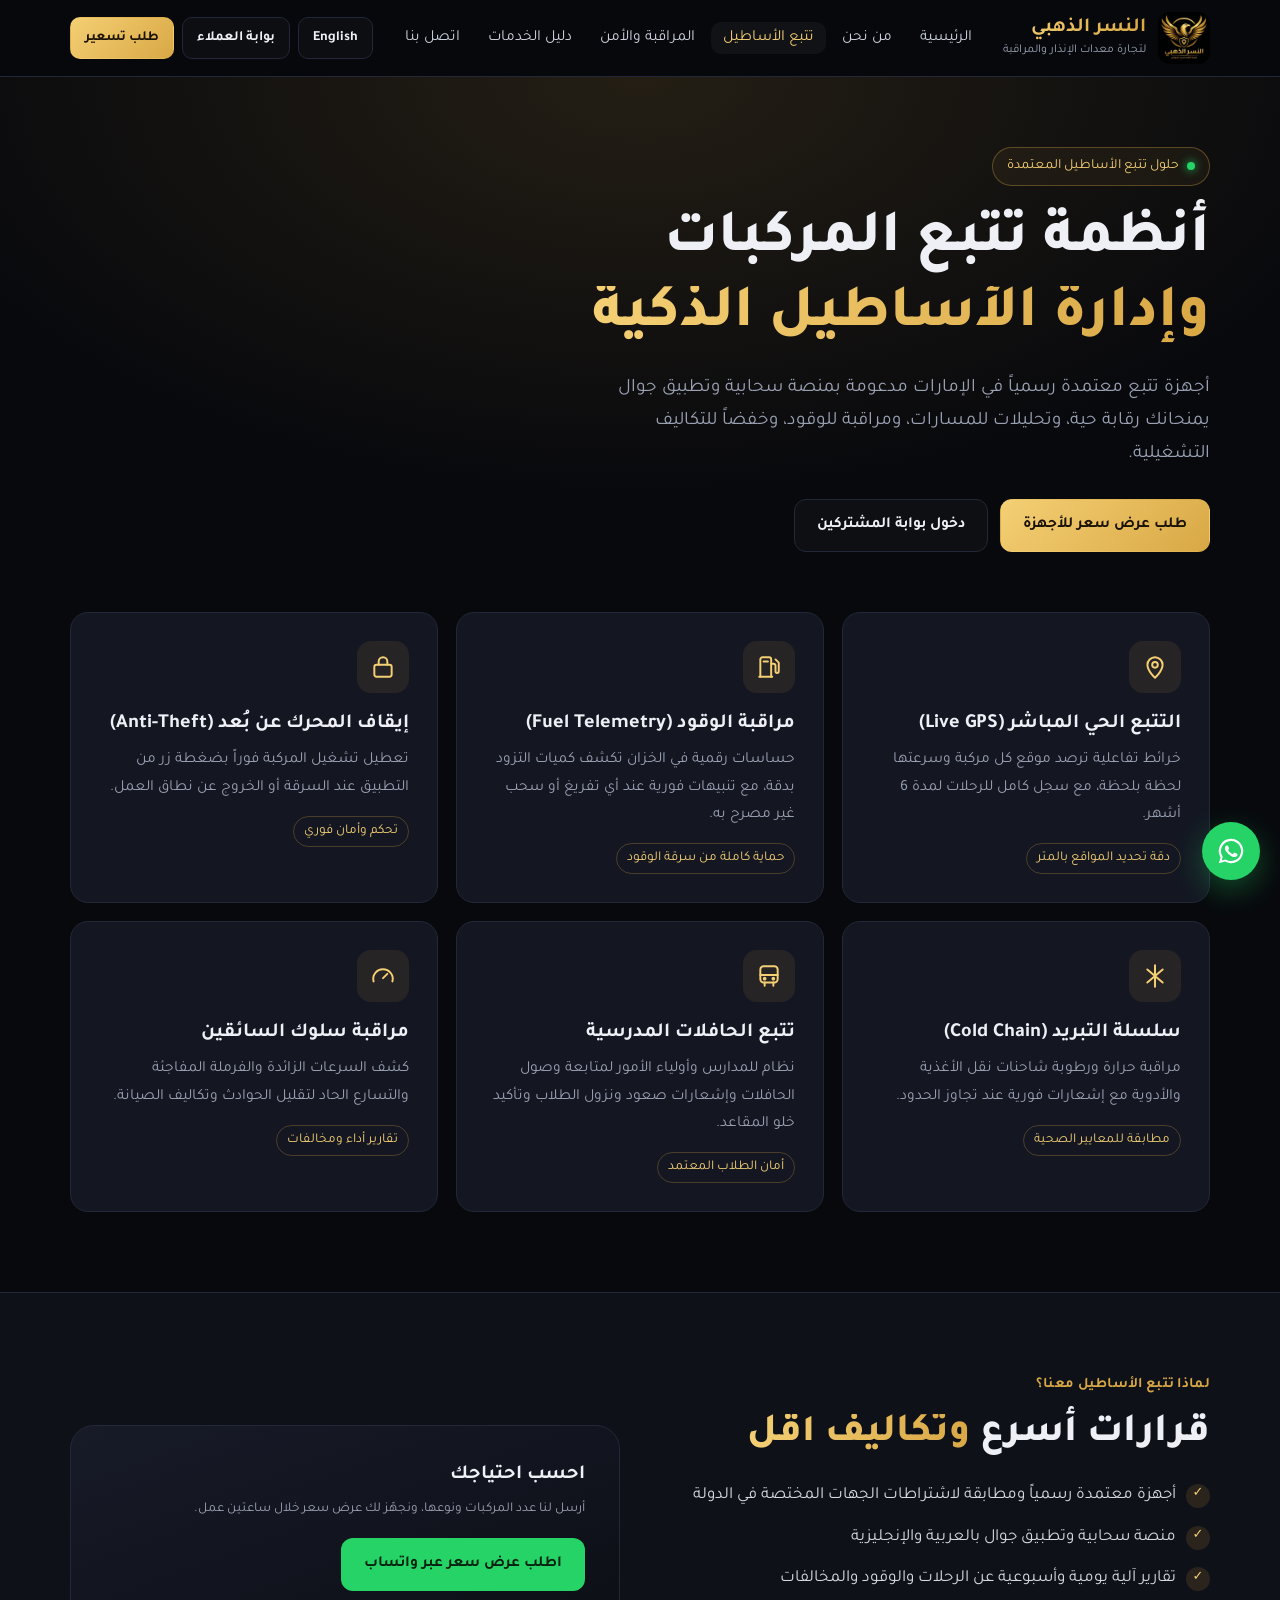
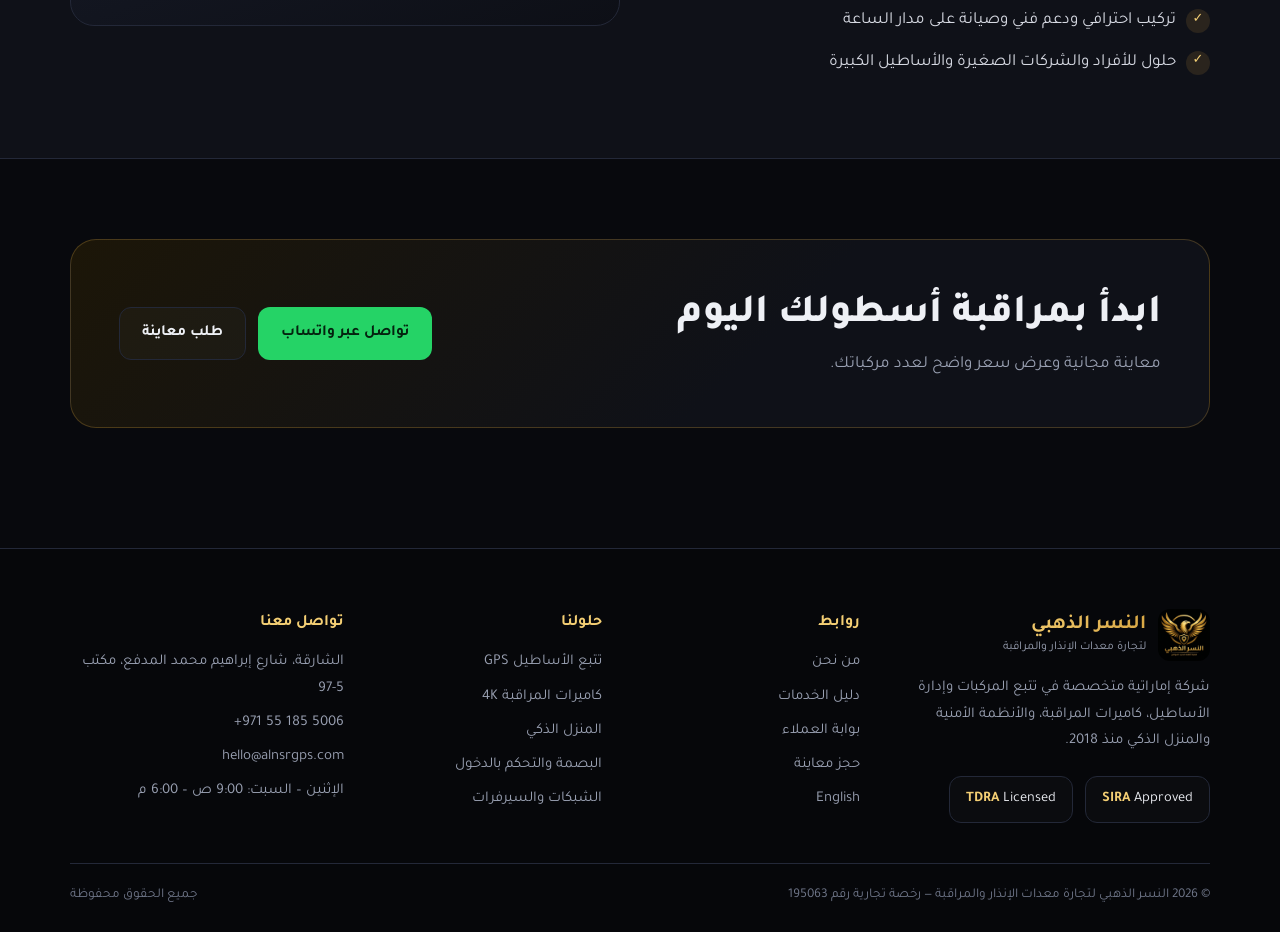
<file: gps-tracking.html>
<!doctype html>
<html lang="ar" dir="rtl">
<head>
<meta charset="utf-8"><meta name="viewport" content="width=device-width,initial-scale=1">
<title>أنظمة تتبع المركبات وإدارة الأساطيل GPS | مجموعة النسر الذهبي</title>
<meta name="description" content="أجهزة تتبع مركبات معتمدة في الإمارات: تتبع حي، مراقبة الوقود، إيقاف المحرك عن بعد، سلسلة التبريد، تتبع الحافلات المدرسية، ومراقبة سلوك السائقين.">
<link rel="canonical" href="https://www.alnsrgps.com/gps-tracking">
<link rel="alternate" hreflang="en" href="https://www.alnsrgps.com/en/">
<meta property="og:title" content="أنظمة تتبع المركبات وإدارة الأساطيل GPS | مجموعة النسر الذهبي"><meta property="og:description" content="أجهزة تتبع مركبات معتمدة في الإمارات: تتبع حي، مراقبة الوقود، إيقاف المحرك عن بعد، سلسلة التبريد، تتبع الحافلات المدرسية، ومراقبة سلوك السائقين.">
<meta property="og:image" content="https://www.alnsrgps.com/images/logo.png"><meta property="og:type" content="website">
<meta name="theme-color" content="#08090d">
<link rel="icon" href="/images/favicon.png">
<link rel="preconnect" href="https://fonts.googleapis.com"><link rel="preconnect" href="https://fonts.gstatic.com" crossorigin>
<link href="https://fonts.googleapis.com/css2?family=Tajawal:wght@400;500;700;800&display=swap" rel="stylesheet">
<link rel="stylesheet" href="/assets/style.css">
<script type="application/ld+json">{"@context":"https://schema.org","@type":"LocalBusiness","name":"النسر الذهبي لتجارة معدات الانذار والمراقبة","alternateName":"Golden Eagle Group","url":"https://www.alnsrgps.com","logo":"https://www.alnsrgps.com/images/logo.png","telephone":"+971551855006","email":"hello@alnsrgps.com","address":{"@type":"PostalAddress","streetAddress":"شارع إبراهيم محمد المدفع، مكتب 5-97","addressLocality":"الشارقة","addressCountry":"AE"},"openingHours":"Mo-Sa 09:00-18:00","foundingDate":"2018"}</script>
</head>
<body>
<header class="top"><div class="wrap nav">
  <a class="brand" href="/"><img src="/images/logo.webp" alt="شعار النسر الذهبي" width="52" height="52"><span><b class="gold">النسر الذهبي</b><small>لتجارة معدات الإنذار والمراقبة</small></span></a>
  <ul class="menu"><li><a href="/" class="">الرئيسية</a></li><li><a href="/about" class="">من نحن</a></li><li><a href="/gps-tracking" class="on">تتبع الأساطيل</a></li><li><a href="/cctv-security" class="">المراقبة والأمن</a></li><li><a href="/services" class="">دليل الخدمات</a></li><li><a href="/contact" class="">اتصل بنا</a></li></ul>
  <div class="actions">
    <a class="btn btn-line btn-sm hide-m" href="/en/">English</a>
    <a class="btn btn-line btn-sm hide-m" href="https://portal.alnsrgps.com/client/login">بوابة العملاء</a>
    <a class="btn btn-gold btn-sm" href="/contact">طلب تسعير</a>
    <button class="burger" aria-label="القائمة">☰</button>
  </div>
</div></header>
<main>
<section class="phero"><div class="wrap"><span class="pill"><i></i> حلول تتبع الأساطيل المعتمدة</span>
<h1>أنظمة تتبع المركبات<br><span class="gold">وإدارة الأساطيل الذكية</span></h1>
<p class="lead">أجهزة تتبع معتمدة رسمياً في الإمارات مدعومة بمنصة سحابية وتطبيق جوال يمنحانك رقابة حية، وتحليلات للمسارات، ومراقبة للوقود، وخفضاً للتكاليف التشغيلية.</p>
<div class="cta"><a class="btn btn-gold" href="/contact">طلب عرض سعر للأجهزة</a><a class="btn btn-line" href="https://portal.alnsrgps.com/client/login">دخول بوابة المشتركين</a></div></div></section>

<section style="padding-top:20px"><div class="wrap"><div class="cards">
 <div class="card reveal"><div class="ic"><svg viewBox="0 0 24 24" fill="none" stroke="currentColor" stroke-width="1.8" stroke-linecap="round" stroke-linejoin="round"><path d="M12 22s7-6.2 7-12a7 7 0 1 0-14 0c0 5.8 7 12 7 12z"/><circle cx="12" cy="10" r="2.6"/></svg></div><h3>التتبع الحي المباشر (Live GPS)</h3><p>خرائط تفاعلية ترصد موقع كل مركبة وسرعتها لحظة بلحظة، مع سجل كامل للرحلات لمدة 6 أشهر.</p><span class="tag">دقة تحديد المواقع بالمتر</span></div>
 <div class="card reveal"><div class="ic"><svg viewBox="0 0 24 24" fill="none" stroke="currentColor" stroke-width="1.8" stroke-linecap="round" stroke-linejoin="round"><path d="M4 21V5a2 2 0 0 1 2-2h6a2 2 0 0 1 2 2v16"/><path d="M3 21h12M14 9h2a2 2 0 0 1 2 2v5a1.5 1.5 0 0 0 3 0V8l-3-3"/><path d="M7 7h4"/></svg></div><h3>مراقبة الوقود (Fuel Telemetry)</h3><p>حساسات رقمية في الخزان تكشف كميات التزود بدقة، مع تنبيهات فورية عند أي تفريغ أو سحب غير مصرح به.</p><span class="tag">حماية كاملة من سرقة الوقود</span></div>
 <div class="card reveal"><div class="ic"><svg viewBox="0 0 24 24" fill="none" stroke="currentColor" stroke-width="1.8" stroke-linecap="round" stroke-linejoin="round"><rect x="4" y="10" width="16" height="11" rx="2"/><path d="M8 10V7a4 4 0 0 1 8 0v3"/></svg></div><h3>إيقاف المحرك عن بُعد (Anti-Theft)</h3><p>تعطيل تشغيل المركبة فوراً بضغطة زر من التطبيق عند السرقة أو الخروج عن نطاق العمل.</p><span class="tag">تحكم وأمان فوري</span></div>
 <div class="card reveal"><div class="ic"><svg viewBox="0 0 24 24" fill="none" stroke="currentColor" stroke-width="1.8" stroke-linecap="round" stroke-linejoin="round"><path d="M12 2v20M4.9 6l14.2 12M19.1 6 4.9 18"/></svg></div><h3>سلسلة التبريد (Cold Chain)</h3><p>مراقبة حرارة ورطوبة شاحنات نقل الأغذية والأدوية مع إشعارات فورية عند تجاوز الحدود.</p><span class="tag">مطابقة للمعايير الصحية</span></div>
 <div class="card reveal"><div class="ic"><svg viewBox="0 0 24 24" fill="none" stroke="currentColor" stroke-width="1.8" stroke-linecap="round" stroke-linejoin="round"><rect x="4" y="3" width="16" height="15" rx="3"/><path d="M4 11h16M8 21v-3M16 21v-3"/><circle cx="8" cy="14.5" r=".8"/><circle cx="16" cy="14.5" r=".8"/></svg></div><h3>تتبع الحافلات المدرسية</h3><p>نظام للمدارس وأولياء الأمور لمتابعة وصول الحافلات وإشعارات صعود ونزول الطلاب وتأكيد خلو المقاعد.</p><span class="tag">أمان الطلاب المعتمد</span></div>
 <div class="card reveal"><div class="ic"><svg viewBox="0 0 24 24" fill="none" stroke="currentColor" stroke-width="1.8" stroke-linecap="round" stroke-linejoin="round"><path d="M12 14l4-4"/><path d="M3.3 17a9 9 0 1 1 17.4 0"/></svg></div><h3>مراقبة سلوك السائقين</h3><p>كشف السرعات الزائدة والفرملة المفاجئة والتسارع الحاد لتقليل الحوادث وتكاليف الصيانة.</p><span class="tag">تقارير أداء ومخالفات</span></div>
</div></div></section>

<section class="alt"><div class="wrap feature">
 <div class="reveal"><span class="kicker">لماذا تتبع الأساطيل معنا؟</span><h2>قرارات أسرع <span class="gold">وتكاليف أقل</span></h2>
 <ul class="checks"><li>أجهزة معتمدة رسمياً ومطابقة لاشتراطات الجهات المختصة في الدولة</li><li>منصة سحابية وتطبيق جوال بالعربية والإنجليزية</li><li>تقارير آلية يومية وأسبوعية عن الرحلات والوقود والمخالفات</li><li>تركيب احترافي ودعم فني وصيانة على مدار الساعة</li><li>حلول للأفراد والشركات الصغيرة والأساطيل الكبيرة</li></ul></div>
 <div class="panel reveal"><h3>احسب احتياجك</h3><p class="note" style="margin:8px 0 16px">أرسل لنا عدد المركبات ونوعها، ونجهّز لك عرض سعر خلال ساعتين عمل.</p>
 <a class="btn btn-wa" href="https://wa.me/971551855006?text=%D8%A3%D8%B1%D9%8A%D8%AF%20%D8%B9%D8%B1%D8%B6%20%D8%B3%D8%B9%D8%B1%20%D9%84%D8%A3%D8%AC%D9%87%D8%B2%D8%A9%20%D8%AA%D8%AA%D8%A8%D8%B9%20GPS" target="_blank" rel="noopener">اطلب عرض سعر عبر واتساب</a></div>
</div></section>
<section><div class="wrap"><div class="band reveal"><div><h2>ابدأ بمراقبة أسطولك اليوم</h2><p>معاينة مجانية وعرض سعر واضح لعدد مركباتك.</p></div>
<div class="cta" style="margin:0"><a class="btn btn-wa" href="https://wa.me/971551855006" target="_blank" rel="noopener">تواصل عبر واتساب</a><a class="btn btn-line" href="/contact">طلب معاينة</a></div></div></div></section>
</main>
<footer><div class="wrap">
  <div class="fgrid">
    <div><a class="brand" href="/"><img src="/images/logo.webp" alt="" width="52" height="52"><span><b class="gold">النسر الذهبي</b><small>لتجارة معدات الإنذار والمراقبة</small></span></a>
      <p style="margin-top:14px">شركة إماراتية متخصصة في تتبع المركبات وإدارة الأساطيل، كاميرات المراقبة، والأنظمة الأمنية والمنزل الذكي منذ 2018.</p>
      <div class="badges"><span class="badge"><b>SIRA</b> Approved</span><span class="badge"><b>TDRA</b> Licensed</span></div></div>
    <div><h4>روابط</h4><ul><li><a href="/about">من نحن</a></li><li><a href="/services">دليل الخدمات</a></li><li><a href="https://portal.alnsrgps.com/client/login">بوابة العملاء</a></li><li><a href="/contact">حجز معاينة</a></li><li><a href="/en/">English</a></li></ul></div>
    <div><h4>حلولنا</h4><ul><li><a href="/gps-tracking">تتبع الأساطيل GPS</a></li><li><a href="/cctv-security">كاميرات المراقبة 4K</a></li><li><a href="/services#smart">المنزل الذكي</a></li><li><a href="/services#security">البصمة والتحكم بالدخول</a></li><li><a href="/services#network">الشبكات والسيرفرات</a></li></ul></div>
    <div><h4>تواصل معنا</h4><ul>
      <li>الشارقة، شارع إبراهيم محمد المدفع، مكتب 5-97</li>
      <li><a href="tel:+971551855006" dir="ltr">+971 55 185 5006</a></li>
      <li><a href="mailto:hello@alnsrgps.com">hello@alnsrgps.com</a></li>
      <li>الإثنين – السبت: 9:00 ص – 6:00 م</li></ul></div>
  </div>
  <div class="copy"><span>© 2026 النسر الذهبي لتجارة معدات الإنذار والمراقبة — رخصة تجارية رقم 195063</span><span>جميع الحقوق محفوظة</span></div>
</div></footer>
<a class="fwa" href="https://wa.me/971551855006" target="_blank" rel="noopener" aria-label="واتساب"><svg viewBox="0 0 32 32"><path d="M16 3a13 13 0 0 0-11.2 19.6L3 29l6.6-1.7A13 13 0 1 0 16 3zm0 23.7a10.7 10.7 0 0 1-5.5-1.5l-.4-.2-3.9 1 1-3.8-.2-.4A10.7 10.7 0 1 1 16 26.7zm5.9-8c-.3-.2-1.9-.9-2.2-1s-.5-.2-.7.2-.8 1-1 1.2-.4.2-.7 0a8.8 8.8 0 0 1-4.4-3.8c-.3-.6.3-.5 1-1.7.1-.2 0-.4 0-.6l-1-2.4c-.3-.6-.5-.5-.7-.5h-.6a1.2 1.2 0 0 0-.9.4 3.7 3.7 0 0 0-1.1 2.7 6.5 6.5 0 0 0 1.3 3.4 14.6 14.6 0 0 0 5.6 5c2.1.9 2.9 1 4 .8a3.4 3.4 0 0 0 2.2-1.6 2.8 2.8 0 0 0 .2-1.6c-.1-.2-.3-.3-.6-.4z"/></svg></a>
<script src="/assets/main.js" defer></script>
</body></html>
</file>
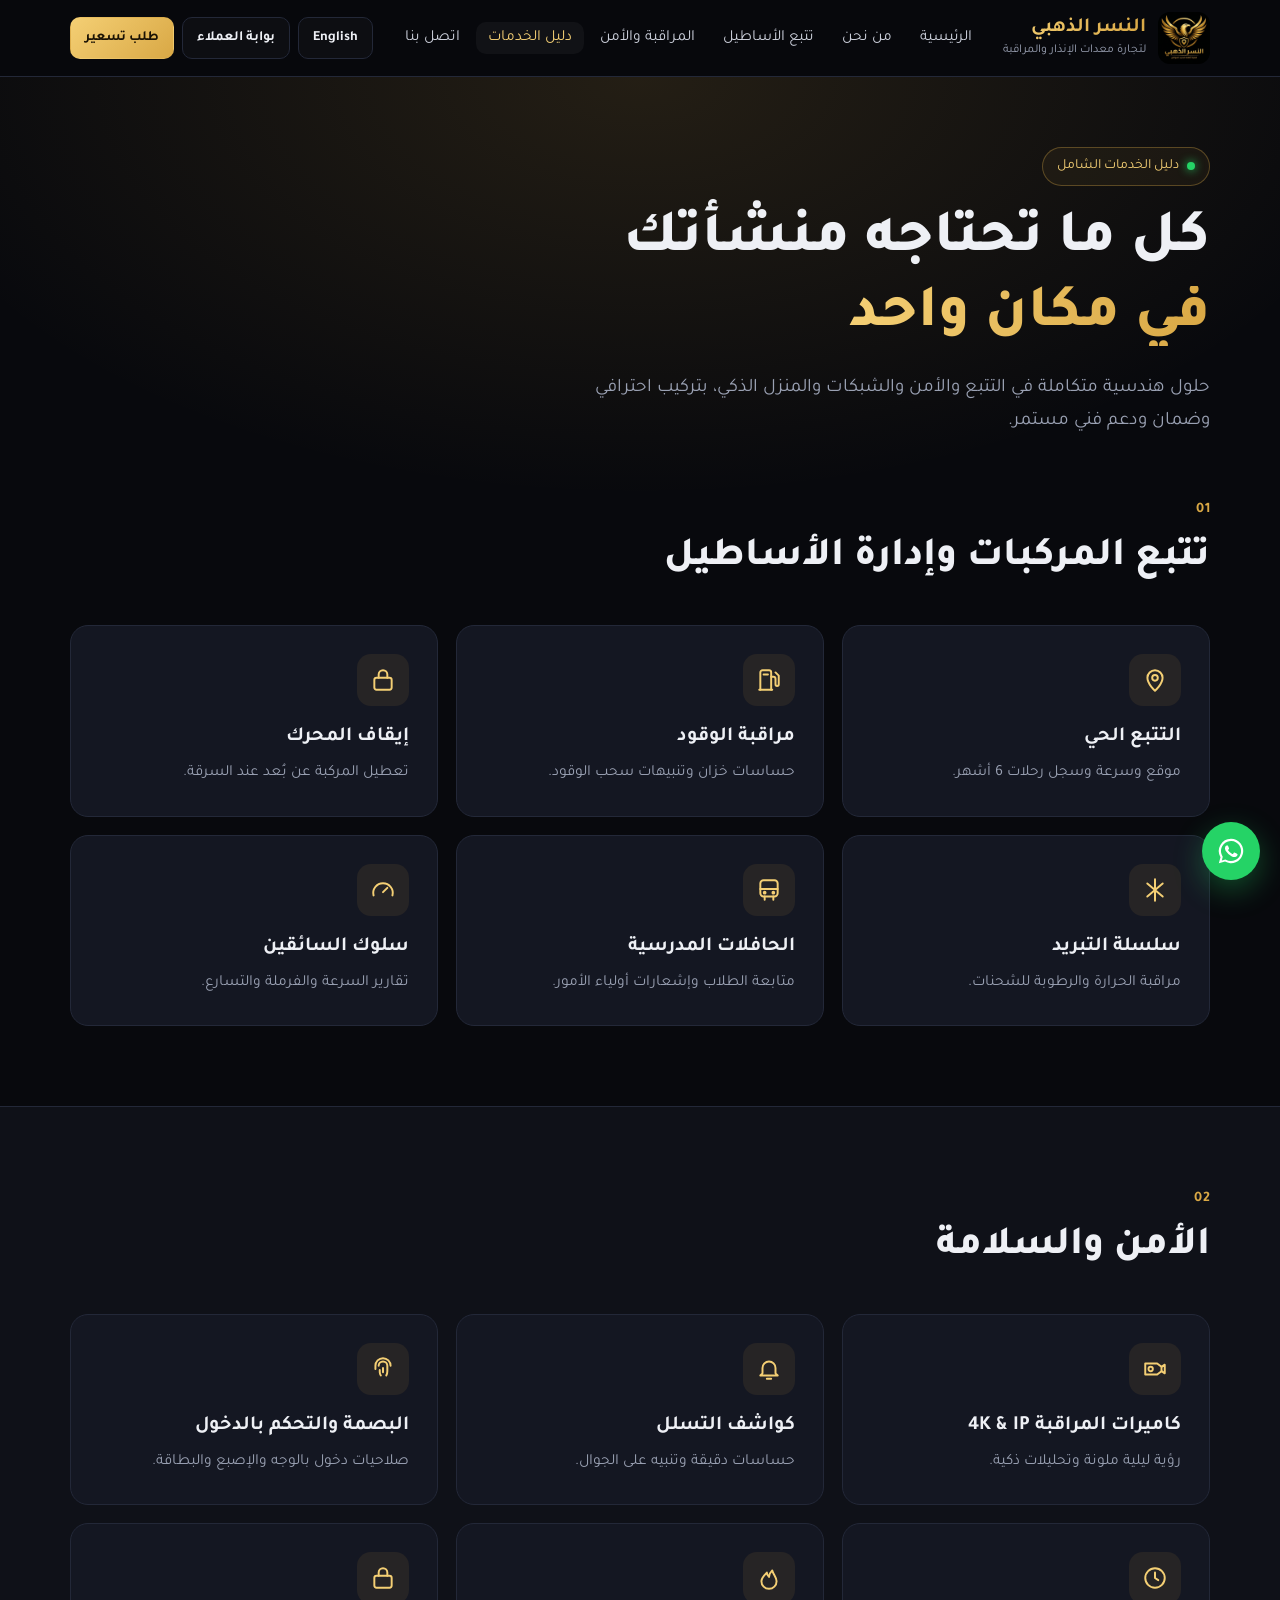
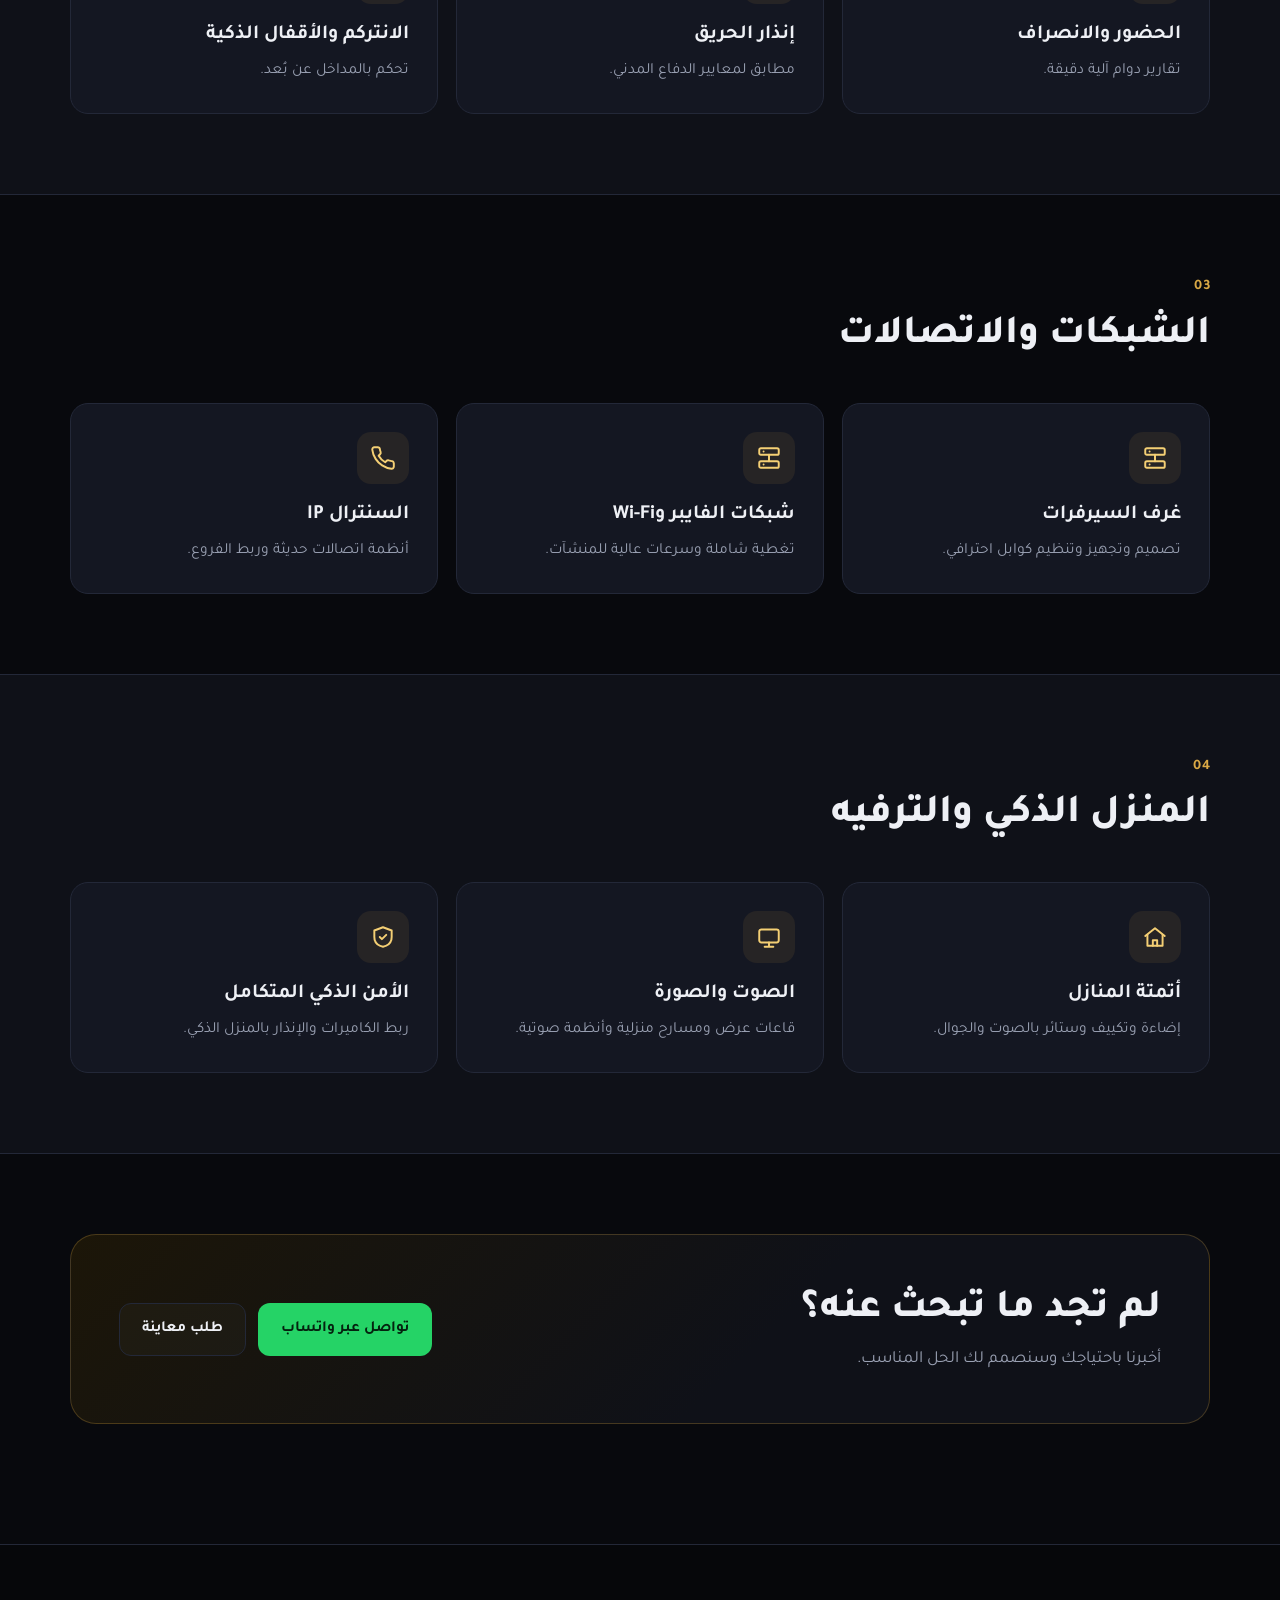
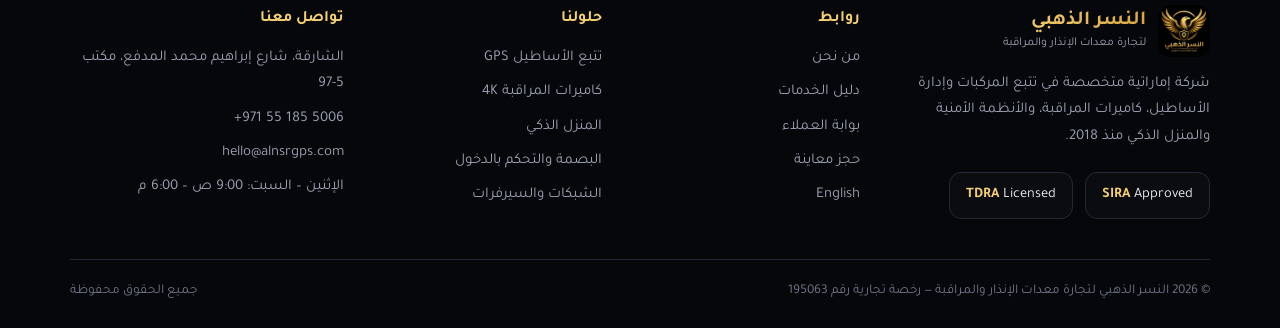
<file: services.html>
<!doctype html>
<html lang="ar" dir="rtl">
<head>
<meta charset="utf-8"><meta name="viewport" content="width=device-width,initial-scale=1">
<title>دليل الخدمات والحلول | مجموعة النسر الذهبي</title>
<meta name="description" content="دليل خدمات النسر الذهبي: تتبع الأساطيل، كاميرات المراقبة، البصمة والتحكم بالدخول، إنذار الحريق، الشبكات وغرف السيرفرات، السنترال، والمنزل الذكي.">
<link rel="canonical" href="https://www.alnsrgps.com/services">
<link rel="alternate" hreflang="en" href="https://www.alnsrgps.com/en/">
<meta property="og:title" content="دليل الخدمات والحلول | مجموعة النسر الذهبي"><meta property="og:description" content="دليل خدمات النسر الذهبي: تتبع الأساطيل، كاميرات المراقبة، البصمة والتحكم بالدخول، إنذار الحريق، الشبكات وغرف السيرفرات، السنترال، والمنزل الذكي.">
<meta property="og:image" content="https://www.alnsrgps.com/images/logo.png"><meta property="og:type" content="website">
<meta name="theme-color" content="#08090d">
<link rel="icon" href="/images/favicon.png">
<link rel="preconnect" href="https://fonts.googleapis.com"><link rel="preconnect" href="https://fonts.gstatic.com" crossorigin>
<link href="https://fonts.googleapis.com/css2?family=Tajawal:wght@400;500;700;800&display=swap" rel="stylesheet">
<link rel="stylesheet" href="/assets/style.css">
<script type="application/ld+json">{"@context":"https://schema.org","@type":"LocalBusiness","name":"النسر الذهبي لتجارة معدات الانذار والمراقبة","alternateName":"Golden Eagle Group","url":"https://www.alnsrgps.com","logo":"https://www.alnsrgps.com/images/logo.png","telephone":"+971551855006","email":"hello@alnsrgps.com","address":{"@type":"PostalAddress","streetAddress":"شارع إبراهيم محمد المدفع، مكتب 5-97","addressLocality":"الشارقة","addressCountry":"AE"},"openingHours":"Mo-Sa 09:00-18:00","foundingDate":"2018"}</script>
</head>
<body>
<header class="top"><div class="wrap nav">
  <a class="brand" href="/"><img src="/images/logo.webp" alt="شعار النسر الذهبي" width="52" height="52"><span><b class="gold">النسر الذهبي</b><small>لتجارة معدات الإنذار والمراقبة</small></span></a>
  <ul class="menu"><li><a href="/" class="">الرئيسية</a></li><li><a href="/about" class="">من نحن</a></li><li><a href="/gps-tracking" class="">تتبع الأساطيل</a></li><li><a href="/cctv-security" class="">المراقبة والأمن</a></li><li><a href="/services" class="on">دليل الخدمات</a></li><li><a href="/contact" class="">اتصل بنا</a></li></ul>
  <div class="actions">
    <a class="btn btn-line btn-sm hide-m" href="/en/">English</a>
    <a class="btn btn-line btn-sm hide-m" href="https://portal.alnsrgps.com/client/login">بوابة العملاء</a>
    <a class="btn btn-gold btn-sm" href="/contact">طلب تسعير</a>
    <button class="burger" aria-label="القائمة">☰</button>
  </div>
</div></header>
<main>
<section class="phero"><div class="wrap"><span class="pill"><i></i> دليل الخدمات الشامل</span>
<h1>كل ما تحتاجه منشأتك<br><span class="gold">في مكان واحد</span></h1>
<p class="lead">حلول هندسية متكاملة في التتبع والأمن والشبكات والمنزل الذكي، بتركيب احترافي وضمان ودعم فني مستمر.</p></div></section>

<section style="padding-top:20px" id="gps"><div class="wrap"><div class="head"><span class="kicker">01</span><h2>تتبع المركبات وإدارة الأساطيل</h2></div><div class="cards">
 <div class="card reveal"><div class="ic"><svg viewBox="0 0 24 24" fill="none" stroke="currentColor" stroke-width="1.8" stroke-linecap="round" stroke-linejoin="round"><path d="M12 22s7-6.2 7-12a7 7 0 1 0-14 0c0 5.8 7 12 7 12z"/><circle cx="12" cy="10" r="2.6"/></svg></div><h3>التتبع الحي</h3><p>موقع وسرعة وسجل رحلات 6 أشهر.</p></div>
 <div class="card reveal"><div class="ic"><svg viewBox="0 0 24 24" fill="none" stroke="currentColor" stroke-width="1.8" stroke-linecap="round" stroke-linejoin="round"><path d="M4 21V5a2 2 0 0 1 2-2h6a2 2 0 0 1 2 2v16"/><path d="M3 21h12M14 9h2a2 2 0 0 1 2 2v5a1.5 1.5 0 0 0 3 0V8l-3-3"/><path d="M7 7h4"/></svg></div><h3>مراقبة الوقود</h3><p>حساسات خزان وتنبيهات سحب الوقود.</p></div>
 <div class="card reveal"><div class="ic"><svg viewBox="0 0 24 24" fill="none" stroke="currentColor" stroke-width="1.8" stroke-linecap="round" stroke-linejoin="round"><rect x="4" y="10" width="16" height="11" rx="2"/><path d="M8 10V7a4 4 0 0 1 8 0v3"/></svg></div><h3>إيقاف المحرك</h3><p>تعطيل المركبة عن بُعد عند السرقة.</p></div>
 <div class="card reveal"><div class="ic"><svg viewBox="0 0 24 24" fill="none" stroke="currentColor" stroke-width="1.8" stroke-linecap="round" stroke-linejoin="round"><path d="M12 2v20M4.9 6l14.2 12M19.1 6 4.9 18"/></svg></div><h3>سلسلة التبريد</h3><p>مراقبة الحرارة والرطوبة للشحنات.</p></div>
 <div class="card reveal"><div class="ic"><svg viewBox="0 0 24 24" fill="none" stroke="currentColor" stroke-width="1.8" stroke-linecap="round" stroke-linejoin="round"><rect x="4" y="3" width="16" height="15" rx="3"/><path d="M4 11h16M8 21v-3M16 21v-3"/><circle cx="8" cy="14.5" r=".8"/><circle cx="16" cy="14.5" r=".8"/></svg></div><h3>الحافلات المدرسية</h3><p>متابعة الطلاب وإشعارات أولياء الأمور.</p></div>
 <div class="card reveal"><div class="ic"><svg viewBox="0 0 24 24" fill="none" stroke="currentColor" stroke-width="1.8" stroke-linecap="round" stroke-linejoin="round"><path d="M12 14l4-4"/><path d="M3.3 17a9 9 0 1 1 17.4 0"/></svg></div><h3>سلوك السائقين</h3><p>تقارير السرعة والفرملة والتسارع.</p></div>
</div></div></section>

<section class="alt" id="security"><div class="wrap"><div class="head"><span class="kicker">02</span><h2>الأمن والسلامة</h2></div><div class="cards">
 <div class="card reveal"><div class="ic"><svg viewBox="0 0 24 24" fill="none" stroke="currentColor" stroke-width="1.8" stroke-linecap="round" stroke-linejoin="round"><path d="M3 7h11l4 3v4l-4 3H3z"/><path d="M18 10l3-2v8l-3-2"/><circle cx="8" cy="12" r="2"/></svg></div><h3>كاميرات المراقبة 4K & IP</h3><p>رؤية ليلية ملونة وتحليلات ذكية.</p></div>
 <div class="card reveal"><div class="ic"><svg viewBox="0 0 24 24" fill="none" stroke="currentColor" stroke-width="1.8" stroke-linecap="round" stroke-linejoin="round"><path d="M6 16V11a6 6 0 0 1 12 0v5l2 2H4z"/><path d="M10 21h4"/></svg></div><h3>كواشف التسلل</h3><p>حساسات دقيقة وتنبيه على الجوال.</p></div>
 <div class="card reveal"><div class="ic"><svg viewBox="0 0 24 24" fill="none" stroke="currentColor" stroke-width="1.8" stroke-linecap="round" stroke-linejoin="round"><path d="M12 11v4M8 9a4 4 0 0 1 8 0v5a8 8 0 0 1-1 4M5 12V9a7 7 0 0 1 14 0M9 13v2a6 6 0 0 0 1 3"/></svg></div><h3>البصمة والتحكم بالدخول</h3><p>صلاحيات دخول بالوجه والإصبع والبطاقة.</p></div>
 <div class="card reveal"><div class="ic"><svg viewBox="0 0 24 24" fill="none" stroke="currentColor" stroke-width="1.8" stroke-linecap="round" stroke-linejoin="round"><circle cx="12" cy="12" r="9"/><path d="M12 7v5l3 2"/></svg></div><h3>الحضور والانصراف</h3><p>تقارير دوام آلية دقيقة.</p></div>
 <div class="card reveal"><div class="ic"><svg viewBox="0 0 24 24" fill="none" stroke="currentColor" stroke-width="1.8" stroke-linecap="round" stroke-linejoin="round"><path d="M12 22a7 7 0 0 0 7-7c0-4-3-6-4-10-2 2-3 4-3 6-1-1-2-2-2-4-2 2-5 5-5 8a7 7 0 0 0 7 7z"/></svg></div><h3>إنذار الحريق</h3><p>مطابق لمعايير الدفاع المدني.</p></div>
 <div class="card reveal"><div class="ic"><svg viewBox="0 0 24 24" fill="none" stroke="currentColor" stroke-width="1.8" stroke-linecap="round" stroke-linejoin="round"><rect x="4" y="10" width="16" height="11" rx="2"/><path d="M8 10V7a4 4 0 0 1 8 0v3"/></svg></div><h3>الانتركم والأقفال الذكية</h3><p>تحكم بالمداخل عن بُعد.</p></div>
</div></div></section>

<section id="network"><div class="wrap"><div class="head"><span class="kicker">03</span><h2>الشبكات والاتصالات</h2></div><div class="cards">
 <div class="card reveal"><div class="ic"><svg viewBox="0 0 24 24" fill="none" stroke="currentColor" stroke-width="1.8" stroke-linecap="round" stroke-linejoin="round"><rect x="3" y="3" width="18" height="6" rx="1.5"/><rect x="3" y="15" width="18" height="6" rx="1.5"/><path d="M7 6h.01M7 18h.01M12 9v6"/></svg></div><h3>غرف السيرفرات</h3><p>تصميم وتجهيز وتنظيم كوابل احترافي.</p></div>
 <div class="card reveal"><div class="ic"><svg viewBox="0 0 24 24" fill="none" stroke="currentColor" stroke-width="1.8" stroke-linecap="round" stroke-linejoin="round"><rect x="3" y="3" width="18" height="6" rx="1.5"/><rect x="3" y="15" width="18" height="6" rx="1.5"/><path d="M7 6h.01M7 18h.01M12 9v6"/></svg></div><h3>شبكات الفايبر وWi-Fi</h3><p>تغطية شاملة وسرعات عالية للمنشآت.</p></div>
 <div class="card reveal"><div class="ic"><svg viewBox="0 0 24 24" fill="none" stroke="currentColor" stroke-width="1.8" stroke-linecap="round" stroke-linejoin="round"><path d="M22 16.9v3a2 2 0 0 1-2.2 2 19.8 19.8 0 0 1-8.6-3.1 19.5 19.5 0 0 1-6-6A19.8 19.8 0 0 1 2.1 4.2 2 2 0 0 1 4.1 2h3a2 2 0 0 1 2 1.7c.1 1 .4 1.9.7 2.8a2 2 0 0 1-.5 2.1L8 9.9a16 16 0 0 0 6 6l1.3-1.3a2 2 0 0 1 2.1-.4c.9.3 1.8.6 2.8.7a2 2 0 0 1 1.7 2z"/></svg></div><h3>السنترال IP</h3><p>أنظمة اتصالات حديثة وربط الفروع.</p></div>
</div></div></section>

<section class="alt" id="smart"><div class="wrap"><div class="head"><span class="kicker">04</span><h2>المنزل الذكي والترفيه</h2></div><div class="cards">
 <div class="card reveal"><div class="ic"><svg viewBox="0 0 24 24" fill="none" stroke="currentColor" stroke-width="1.8" stroke-linecap="round" stroke-linejoin="round"><path d="M3 11l9-7 9 7"/><path d="M5 10v10h14V10"/><path d="M10 20v-5h4v5"/></svg></div><h3>أتمتة المنازل</h3><p>إضاءة وتكييف وستائر بالصوت والجوال.</p></div>
 <div class="card reveal"><div class="ic"><svg viewBox="0 0 24 24" fill="none" stroke="currentColor" stroke-width="1.8" stroke-linecap="round" stroke-linejoin="round"><rect x="3" y="5" width="18" height="12" rx="2"/><path d="M8 21h8M12 17v4"/></svg></div><h3>الصوت والصورة</h3><p>قاعات عرض ومسارح منزلية وأنظمة صوتية.</p></div>
 <div class="card reveal"><div class="ic"><svg viewBox="0 0 24 24" fill="none" stroke="currentColor" stroke-width="1.8" stroke-linecap="round" stroke-linejoin="round"><path d="M12 3l8 3v6c0 5-3.5 8-8 9-4.5-1-8-4-8-9V6z"/><path d="M9 12l2 2 4-4"/></svg></div><h3>الأمن الذكي المتكامل</h3><p>ربط الكاميرات والإنذار بالمنزل الذكي.</p></div>
</div></div></section>
<section><div class="wrap"><div class="band reveal"><div><h2>لم تجد ما تبحث عنه؟</h2><p>أخبرنا باحتياجك وسنصمم لك الحل المناسب.</p></div>
<div class="cta" style="margin:0"><a class="btn btn-wa" href="https://wa.me/971551855006" target="_blank" rel="noopener">تواصل عبر واتساب</a><a class="btn btn-line" href="/contact">طلب معاينة</a></div></div></div></section>
</main>
<footer><div class="wrap">
  <div class="fgrid">
    <div><a class="brand" href="/"><img src="/images/logo.webp" alt="" width="52" height="52"><span><b class="gold">النسر الذهبي</b><small>لتجارة معدات الإنذار والمراقبة</small></span></a>
      <p style="margin-top:14px">شركة إماراتية متخصصة في تتبع المركبات وإدارة الأساطيل، كاميرات المراقبة، والأنظمة الأمنية والمنزل الذكي منذ 2018.</p>
      <div class="badges"><span class="badge"><b>SIRA</b> Approved</span><span class="badge"><b>TDRA</b> Licensed</span></div></div>
    <div><h4>روابط</h4><ul><li><a href="/about">من نحن</a></li><li><a href="/services">دليل الخدمات</a></li><li><a href="https://portal.alnsrgps.com/client/login">بوابة العملاء</a></li><li><a href="/contact">حجز معاينة</a></li><li><a href="/en/">English</a></li></ul></div>
    <div><h4>حلولنا</h4><ul><li><a href="/gps-tracking">تتبع الأساطيل GPS</a></li><li><a href="/cctv-security">كاميرات المراقبة 4K</a></li><li><a href="/services#smart">المنزل الذكي</a></li><li><a href="/services#security">البصمة والتحكم بالدخول</a></li><li><a href="/services#network">الشبكات والسيرفرات</a></li></ul></div>
    <div><h4>تواصل معنا</h4><ul>
      <li>الشارقة، شارع إبراهيم محمد المدفع، مكتب 5-97</li>
      <li><a href="tel:+971551855006" dir="ltr">+971 55 185 5006</a></li>
      <li><a href="mailto:hello@alnsrgps.com">hello@alnsrgps.com</a></li>
      <li>الإثنين – السبت: 9:00 ص – 6:00 م</li></ul></div>
  </div>
  <div class="copy"><span>© 2026 النسر الذهبي لتجارة معدات الإنذار والمراقبة — رخصة تجارية رقم 195063</span><span>جميع الحقوق محفوظة</span></div>
</div></footer>
<a class="fwa" href="https://wa.me/971551855006" target="_blank" rel="noopener" aria-label="واتساب"><svg viewBox="0 0 32 32"><path d="M16 3a13 13 0 0 0-11.2 19.6L3 29l6.6-1.7A13 13 0 1 0 16 3zm0 23.7a10.7 10.7 0 0 1-5.5-1.5l-.4-.2-3.9 1 1-3.8-.2-.4A10.7 10.7 0 1 1 16 26.7zm5.9-8c-.3-.2-1.9-.9-2.2-1s-.5-.2-.7.2-.8 1-1 1.2-.4.2-.7 0a8.8 8.8 0 0 1-4.4-3.8c-.3-.6.3-.5 1-1.7.1-.2 0-.4 0-.6l-1-2.4c-.3-.6-.5-.5-.7-.5h-.6a1.2 1.2 0 0 0-.9.4 3.7 3.7 0 0 0-1.1 2.7 6.5 6.5 0 0 0 1.3 3.4 14.6 14.6 0 0 0 5.6 5c2.1.9 2.9 1 4 .8a3.4 3.4 0 0 0 2.2-1.6 2.8 2.8 0 0 0 .2-1.6c-.1-.2-.3-.3-.6-.4z"/></svg></a>
<script src="/assets/main.js" defer></script>
</body></html>
</file>
<file: assets/style.css>
:root{
  --bg:#08090d;--bg2:#0f1118;--card:#141722;--line:#232838;
  --gold:#d9a845;--gold2:#f4cf74;--gold-d:#9c7425;
  --text:#eef0f5;--muted:#9aa1b3;--ok:#25d366;
  --r:18px;--max:1180px;
  --font:"Tajawal","IBM Plex Sans Arabic",system-ui,sans-serif;
}
*{box-sizing:border-box;margin:0;padding:0}
html{scroll-behavior:smooth}
body{font-family:var(--font);background:var(--bg);color:var(--text);line-height:1.75;font-size:17px;overflow-x:hidden}
a{color:inherit;text-decoration:none}
img{max-width:100%;display:block}
.wrap{max-width:var(--max);margin:auto;padding:0 20px}
.gold{background:linear-gradient(90deg,var(--gold2),var(--gold));-webkit-background-clip:text;background-clip:text;color:transparent}

/* header */
header.top{position:sticky;top:0;z-index:50;background:rgba(8,9,13,.86);backdrop-filter:blur(12px);border-bottom:1px solid var(--line)}
.nav{display:flex;align-items:center;justify-content:space-between;gap:16px;height:76px}
.brand{display:flex;align-items:center;gap:12px}
.brand img{width:52px;height:52px;border-radius:12px}
.brand b{display:block;font-size:20px;line-height:1.2}
.brand small{display:block;color:var(--muted);font-size:12px}
.menu{display:flex;gap:4px;list-style:none}
.menu a{padding:8px 12px;border-radius:10px;color:#cfd3de;font-size:15.5px;transition:.2s}
.menu a:hover,.menu a.on{color:var(--gold2);background:#ffffff0a}
.actions{display:flex;gap:8px;align-items:center}
.btn{display:inline-flex;align-items:center;justify-content:center;gap:8px;padding:12px 22px;border-radius:12px;font-weight:700;font-size:15.5px;border:1px solid transparent;cursor:pointer;transition:.2s;font-family:inherit;white-space:nowrap}
.btn-gold{background:linear-gradient(135deg,var(--gold2),var(--gold));color:#1a1204}
.btn-gold:hover{filter:brightness(1.08);transform:translateY(-1px)}
.btn-line{border-color:var(--line);color:var(--text);background:#ffffff06}
.btn-line:hover{border-color:var(--gold)}
.btn-wa{background:var(--ok);color:#04220f}
.btn-sm{padding:8px 14px;font-size:14px;border-radius:10px}
.burger{display:none;background:none;border:1px solid var(--line);color:var(--text);border-radius:10px;width:44px;height:44px;font-size:22px;cursor:pointer}

/* hero */
.hero{position:relative;padding:90px 0 70px;overflow:hidden}
.hero::before{content:"";position:absolute;inset:-30% -10% auto;height:700px;background:radial-gradient(closest-side,#d9a84528,transparent 70%);pointer-events:none}
.hero .grid{display:grid;grid-template-columns:1.15fr .85fr;gap:40px;align-items:center;position:relative}
.pill{display:inline-flex;align-items:center;gap:8px;padding:6px 14px;border:1px solid #d9a84555;border-radius:99px;color:var(--gold2);font-size:14px;background:#d9a8450f}
.pill i{width:8px;height:8px;border-radius:50%;background:var(--ok);box-shadow:0 0 10px var(--ok)}
h1{font-size:clamp(34px,5.4vw,60px);line-height:1.25;margin:18px 0;font-weight:800}
h2{font-size:clamp(26px,3.4vw,40px);line-height:1.35;font-weight:800}
h3{font-size:20px;line-height:1.5}
.lead{color:var(--muted);font-size:clamp(16px,1.6vw,19px);max-width:620px}
.cta{display:flex;gap:12px;flex-wrap:wrap;margin-top:28px}
.hero-art{position:relative;display:flex;justify-content:center}
.hero-art img{width:min(420px,90%);mix-blend-mode:lighten;filter:drop-shadow(0 30px 60px #d9a84533);animation:float 6s ease-in-out infinite}
@keyframes float{50%{transform:translateY(-12px)}}

/* stats */
.stats{display:grid;grid-template-columns:repeat(4,1fr);gap:14px;margin-top:50px}
.stat{background:var(--card);border:1px solid var(--line);border-radius:var(--r);padding:20px;text-align:center}
.stat b{display:block;font-size:32px;color:var(--gold2);direction:ltr}
.stat span{color:var(--muted);font-size:14.5px}

/* sections */
section{padding:80px 0}
.alt{background:var(--bg2);border-block:1px solid var(--line)}
.head{max-width:720px;margin-bottom:40px}
.head.c{margin-inline:auto;text-align:center}
.kicker{color:var(--gold);font-weight:700;font-size:14.5px;letter-spacing:.3px;margin-bottom:8px;display:block}
.head p{color:var(--muted);margin-top:12px}
.cards{display:grid;grid-template-columns:repeat(3,1fr);gap:18px}
.cards.two{grid-template-columns:repeat(2,1fr)}
.card{background:var(--card);border:1px solid var(--line);border-radius:var(--r);padding:28px;transition:.25s;position:relative;overflow:hidden}
.card:hover{border-color:#d9a84577;transform:translateY(-3px)}
.card .ic{width:52px;height:52px;border-radius:14px;display:grid;place-items:center;background:#d9a84517;color:var(--gold2);margin-bottom:16px}
.card .ic svg{width:26px;height:26px}
.card p{color:var(--muted);margin-top:8px;font-size:15.5px}
.card .tag{display:inline-block;margin-top:14px;font-size:13.5px;color:var(--gold2);border:1px solid #d9a84544;padding:3px 10px;border-radius:99px}
.card a.more{display:inline-block;margin-top:14px;color:var(--gold2);font-weight:700;font-size:15px}
.feature{display:grid;grid-template-columns:1fr 1fr;gap:40px;align-items:center}
.feature .panel{background:linear-gradient(160deg,#171b28,#0d0f16);border:1px solid var(--line);border-radius:24px;padding:34px}
.checks{list-style:none;display:grid;gap:12px;margin-top:20px}
.checks li{display:flex;gap:10px;align-items:flex-start;color:#d6d9e2}
.checks li::before{content:"✓";flex:none;width:24px;height:24px;border-radius:50%;background:#d9a84522;color:var(--gold2);display:grid;place-items:center;font-size:13px;font-weight:800;margin-top:3px}
.badges{display:flex;gap:12px;flex-wrap:wrap;margin-top:22px}
.badge{border:1px solid var(--line);background:#ffffff05;padding:10px 16px;border-radius:12px;font-size:14.5px}
.badge b{color:var(--gold2)}

/* tabs */
.tabs{display:flex;gap:8px;flex-wrap:wrap;justify-content:center;margin-bottom:28px}
.tab{background:var(--card);border:1px solid var(--line);color:var(--text);padding:10px 18px;border-radius:12px;cursor:pointer;font-family:inherit;font-size:15.5px}
.tab.on{border-color:var(--gold);color:var(--gold2);background:#d9a84512}
.pane{display:none}.pane.on{display:grid}

/* steps */
.steps{display:grid;grid-template-columns:repeat(4,1fr);gap:16px;counter-reset:s}
.step{background:var(--card);border:1px solid var(--line);border-radius:var(--r);padding:24px;counter-increment:s}
.step::before{content:counter(s);display:grid;place-items:center;width:38px;height:38px;border-radius:12px;background:linear-gradient(135deg,var(--gold2),var(--gold));color:#1a1204;font-weight:800;margin-bottom:12px}
.step p{color:var(--muted);font-size:15px;margin-top:6px}

/* cta band */
.band{background:linear-gradient(135deg,#1c1608,#0f1118 60%);border:1px solid #d9a84540;border-radius:26px;padding:48px;display:flex;justify-content:space-between;align-items:center;gap:24px;flex-wrap:wrap}
.band p{color:var(--muted);margin-top:8px}

/* page hero */
.phero{padding:70px 0 40px;position:relative}
.phero::before{content:"";position:absolute;inset:0 0 auto;height:420px;background:radial-gradient(60% 100% at 50% 0,#d9a84522,transparent);pointer-events:none}
.phero .wrap{position:relative}

/* contact */
.contact{display:grid;grid-template-columns:.9fr 1.1fr;gap:24px}
.info{display:grid;gap:14px}
.info .row{display:flex;gap:14px;align-items:center;background:var(--card);border:1px solid var(--line);border-radius:16px;padding:18px}
.info .row .ic{width:46px;height:46px;border-radius:12px;background:#d9a84517;color:var(--gold2);display:grid;place-items:center;flex:none}
.info .row small{display:block;color:var(--muted);font-size:13.5px}
.info .row b{direction:ltr;unicode-bidi:plaintext}
form{background:var(--card);border:1px solid var(--line);border-radius:22px;padding:28px;display:grid;gap:14px}
label{font-size:14.5px;color:#cfd3de;display:grid;gap:6px}
input,select,textarea{width:100%;background:#0b0d13;border:1px solid var(--line);border-radius:12px;color:var(--text);padding:13px 14px;font-family:inherit;font-size:16px}
input:focus,select:focus,textarea:focus{outline:none;border-color:var(--gold)}
textarea{min-height:110px;resize:vertical}
.note{color:var(--muted);font-size:13.5px}

/* footer */
footer{border-top:1px solid var(--line);padding:60px 0 24px;background:#06070a;margin-top:40px}
.fgrid{display:grid;grid-template-columns:1.4fr 1fr 1fr 1.2fr;gap:30px}
footer h4{color:var(--gold2);margin-bottom:12px;font-size:16px}
footer ul{list-style:none;display:grid;gap:8px}
footer li,footer p{color:var(--muted);font-size:15px}
footer a:hover{color:var(--gold2)}
.copy{border-top:1px solid var(--line);margin-top:40px;padding-top:20px;color:#6f7689;font-size:13.5px;display:flex;justify-content:space-between;gap:10px;flex-wrap:wrap}

/* floating wa */
.fwa{position:fixed;inset-inline-start:20px;bottom:20px;z-index:60;width:58px;height:58px;border-radius:50%;background:var(--ok);display:grid;place-items:center;box-shadow:0 10px 30px #25d36655}
.fwa svg{width:30px;height:30px;fill:#fff}

.reveal{opacity:0;transform:translateY(18px);transition:.6s}
.reveal.in{opacity:1;transform:none}
@media (prefers-reduced-motion:reduce){.reveal{opacity:1;transform:none;transition:none}.hero-art img{animation:none}}

@media (max-width:1020px){
  .menu{display:none;position:absolute;top:76px;inset-inline:0;flex-direction:column;background:#0b0d13;border-bottom:1px solid var(--line);padding:12px 20px}
  .menu.open{display:flex}
  .menu a{display:block;padding:12px}
  .burger{display:block}
  .actions .hide-m{display:none}
  .hero .grid,.feature,.contact{grid-template-columns:1fr}
  .hero-art{order:-1}.hero-art img{width:220px}
  .cards{grid-template-columns:1fr 1fr}
  .steps{grid-template-columns:1fr 1fr}
  .fgrid{grid-template-columns:1fr 1fr}
}
@media (max-width:620px){
  body{font-size:16px}
  .wrap{padding:0 16px}
  .brand small{display:none}
  .brand img{width:44px;height:44px}
  .cards,.cards.two,.steps,.fgrid{grid-template-columns:1fr}
  .stats{grid-template-columns:1fr 1fr}
  section{padding:56px 0}
  .hero{padding:50px 0}
  .band{padding:28px}
  .actions .btn-gold{display:none}
}
</file>
